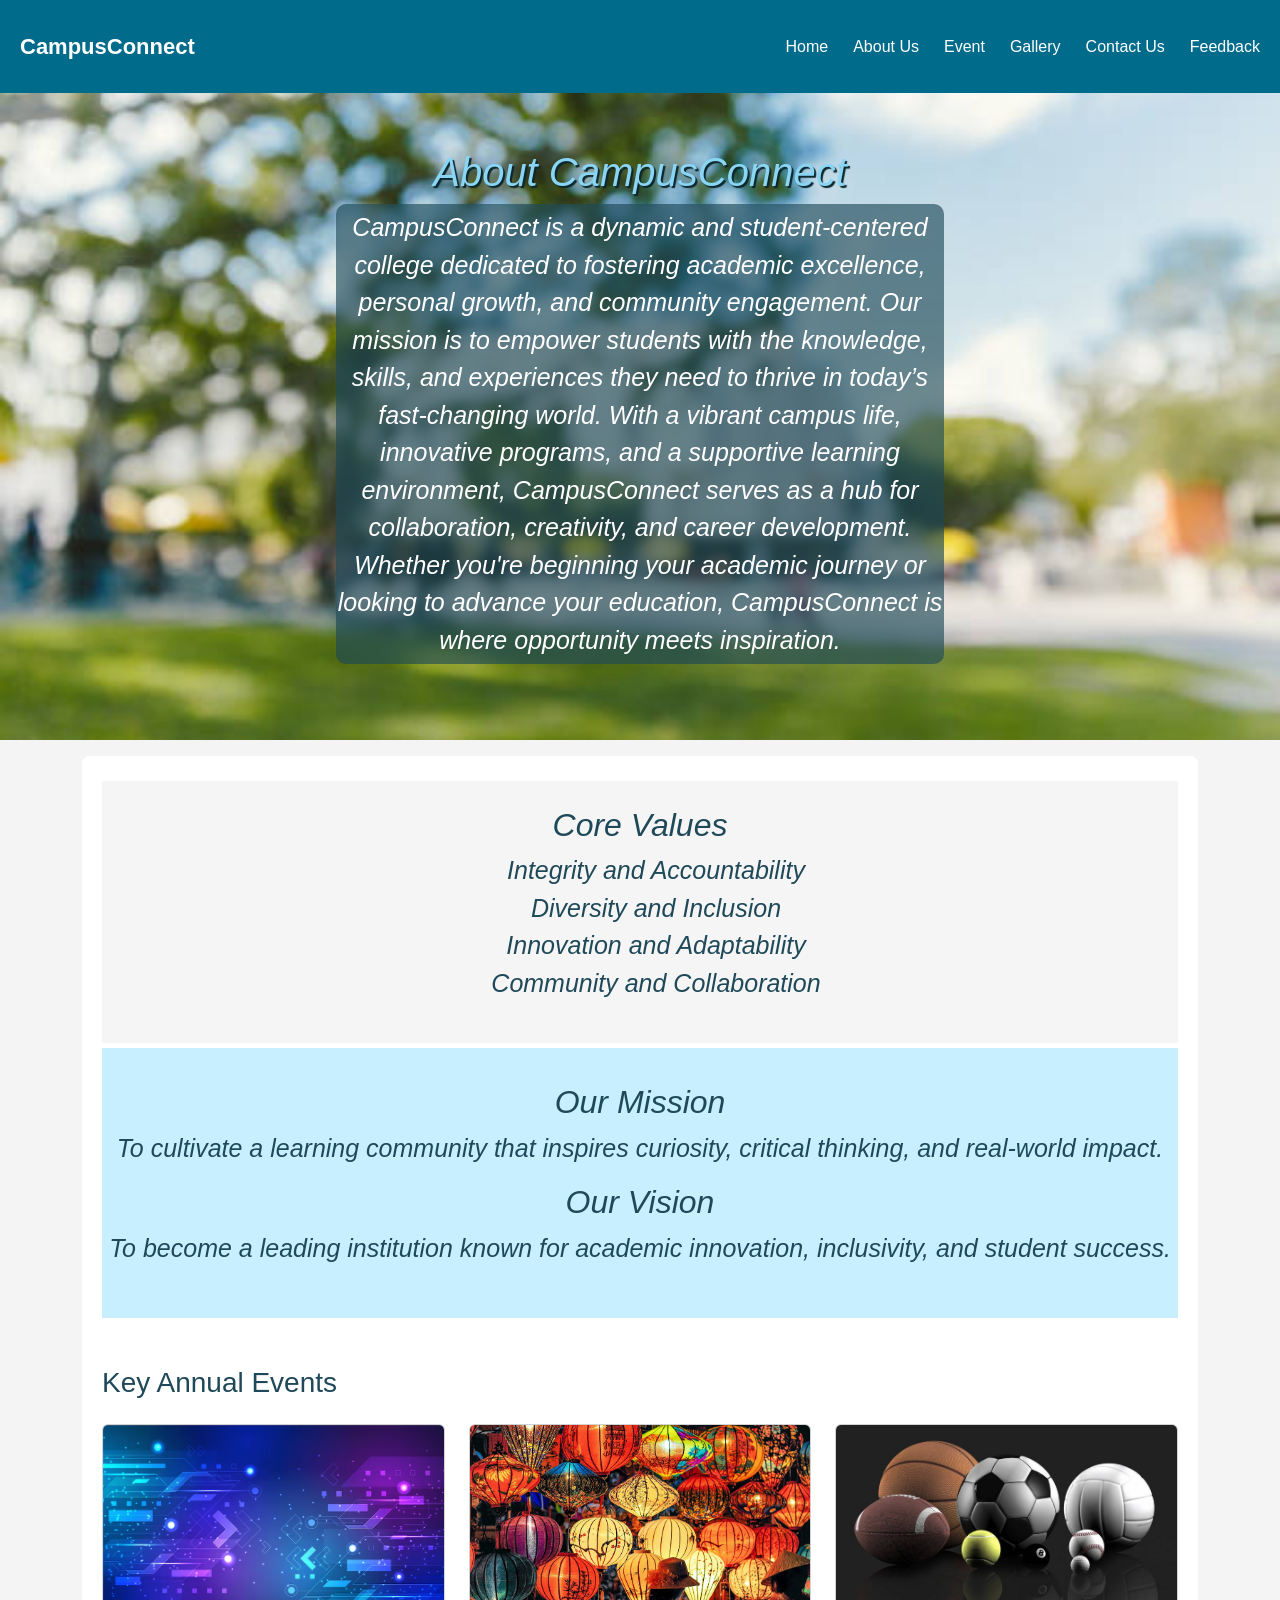
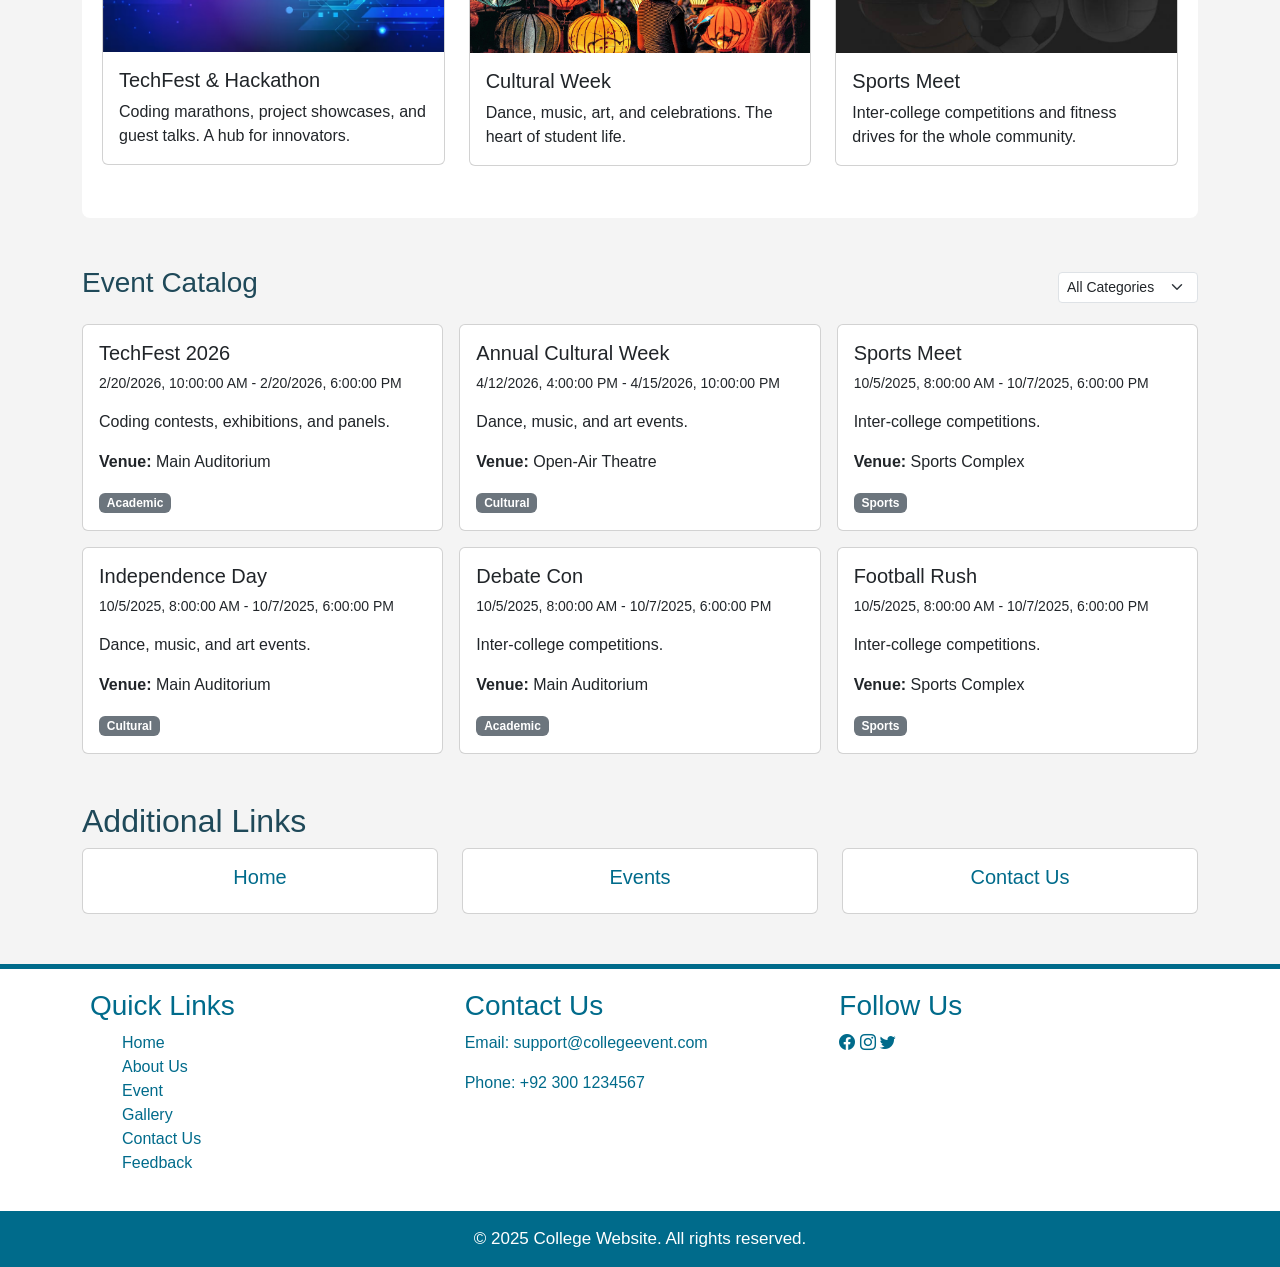
<file: About/about_events_page.html>
<!doctype html>
<html lang="en">
<head>
  <meta charset="utf-8">
  <meta name="viewport" content="width=device-width, initial-scale=1">
  <title>About</title>
  <link href="https://cdn.jsdelivr.net/npm/bootstrap@5.3.2/dist/css/bootstrap.min.css" rel="stylesheet">
  <script src="https://code.jquery.com/jquery-3.6.0.min.js"></script>
  <link href="https://cdn.jsdelivr.net/npm/bootstrap-icons@1.10.5/font/bootstrap-icons.css" rel="stylesheet">
  <link href="https://fonts.googleapis.com/icon?family=Material+Icons" rel="stylesheet">
  <style>
    * {
      margin: 0;
      padding: 0;
      box-sizing: border-box;
      font-family: Arial, sans-serif;
    }
    body {
      background: #f4f4f4;
      padding-top: 80px;
    }


   header {
      background: #006b8b;
      color: white;
      padding: 30px 20px;
      display: flex;
      justify-content: space-between;
      align-items: center;
      position: fixed;
      top: 0;
      left: 0;
      width: 100%;
      z-index: 1000;
    }
    header .logo {
      font-size: 22px;
      font-weight: bold;
    }
    nav {
      display: flex;
      gap: 25px;
    }
    nav a {
      color: white;
      text-decoration: none;
      font-size: 16px;
      transition:  0.3s;
    }
    nav a:hover {
      font-weight: bold;
      color: lightyellow;
      text-decoration: none;
    }
    
    .menu-btn {
      display: none;
      background: none;
      border: none;
      color: white;
      font-size: 28px;
      cursor: pointer;
    }
    /* Responsive */
    @media (max-width: 768px) {
      nav {
        display: none;
        flex-direction: column;
        background: #333;
        position: absolute;
        top: 60px;
        right: 0;
        width: 200px;
        padding: 10px;
      }
      nav.active {
        display: flex;
      }
      .menu-btn {
        display: block;
      }
    }
    main {
      margin-top: 80px;
      padding: 20px;
    }

    .myfooter{
    margin-top: 50px;
    border-top: 5px solid #006b8b;
    width: 100%;
    background-color: white;
    font-size: 16px;
}
.footer-section a{
    color: #006b8b;
    text-decoration: none;
}
.footer-section h3{
    color: #006b8b;
}
.footer-section ul{
    list-style: none;
    color: #006b8b;
}
.footer-section ul li a{
    color: #006b8b;
    text-decoration: none;
}
.footer-bottom{
    padding-top: 15px;
    display: flex;
    justify-content: center;
    background-color: #006b8b; 
    color: white;
    align-items: center;
    width: 100%;
    font-size: 17px;
    font-weight: 500;
    height: fit-content;
}
.footer-container{
    padding: 20px;
}


    .hero{
      background: #fff;
      padding: 20px;
      border-radius: 8px;
    }
    .event-card{
      transition: transform 0.5s;
      cursor: pointer;
    }
    .event-card:hover{
      transform: scale(1.03);
      background-color: #5c9cb6;
      color: whitesmoke;
    }
    .aboutheading{
      color: #89d5f3;
      text-shadow: 2px 2px 1px #0c272e;
      font-style: italic;
    }
    h1, h2, h3, h4, h5{
      color: #1F4959;
    }
    .aboutparagraph{
      background: #1f4959a4; 
  backdrop-filter: blur(4px);
  border-radius: 10px;
      color: white;
      padding-top: 5px;
      font-size: 25px;
      padding-bottom: 5px;
      font-weight: 480;
      font-style: italic;
    }
    .heading1{
      color: #1F4959;
      position: relative;
      width: fit-content;
    }
    .heading1:after {
  content: "";
  position: absolute;
  right: 50%;
  bottom: -7px;
  width: 0;
  height: 3px;
  background-color: #1F4959;
  transition: 0.2s;
}

.heading1:hover::after {
  right: 0;
  width: 100%;
}
.banner-image{
  background-image: url('banner.jpg');
  background-size: cover;
  background-position: center;
  padding: 60px 20px;
  color: white;
  text-align: center;
}
.corevalues{
  margin-top: 5px;
  margin-bottom: 5px;
  background-color: whitesmoke;
  padding-top: 25px;
  padding-bottom: 25px;
  display: block;
  font-style: italic;
  justify-content: center;
  text-align: center;
}
.missionandvision{
  margin-top: 5px;
  margin-bottom: 5px;
  background-color: #c8efff;
  padding-top: 35px;
  padding-bottom: 35px;
  display: block;
  justify-content: center;
  text-align: center;
  font-size: 25px;
  font-style: italic;
  color: #1F4959;
}
.corevalues ul li{
  list-style: none;
  font-size: 25px;
  font-style: italic;
  color: #1F4959;
}
@media (max-width:470px) {
  .aboutheading{
    font-size: 25px;
  }
  .heading1{
    font-size: 20px;
  }
  .aboutparagraph{
    font-size: 15px;
  }
  .corevalues ul li{
    font-size: 15px;
  }
  .missionandvision{
    font-size: 15px;
  }
  
}
.card-title a{
  text-decoration: none;
  color: #006b8b;

}

.card-title a :hover{
  color: white;
}
  </style>
</head>
<body>

<header>
    <div class="logo">CampusConnect</div>
    <button class="menu-btn"><span class="material-icons">menu</span></button>
    <nav id="menu">
      <a href="../homepage/home.html">Home</a>
      <a href="../About/about_events_page.html">About Us</a>
      <a href="../Event/event.html">Event</a>
      <a href="../gallerypge/gallery.html">Gallery</a>
      <a href="../contact/contact.html">Contact Us</a>
      <a href="../feedbackpge/feedback.html">Feedback</a>
    </nav>
  </header>

  <div class="banner-image">
    <div class="row text-center justify-content-center">
    <div class="col-md-6 text-center mt-2">
      <h1 class="aboutheading">About CampusConnect </h1>
      <p class="aboutparagraph">CampusConnect is a dynamic and student-centered college dedicated to fostering academic excellence, personal growth, and community engagement. Our mission is to empower students with the knowledge, skills, and experiences they need to thrive in today’s fast-changing world. With a vibrant campus life, innovative programs, and a supportive learning environment, CampusConnect serves as a hub for collaboration, creativity, and career development. Whether you're beginning your academic journey or looking to advance your education, CampusConnect is where opportunity meets inspiration.
      </p>
    </div>
    </div>
    </div>
<div class="container my-3">
  <section id="about" class="hero mb-5">
    
    <div class="corevalues">
      <h2>Core Values</h2>
      <ul>
        <li>Integrity and Accountability</li>
        <li>Diversity and Inclusion</li>
        <li>Innovation and Adaptability</li>
        <li>Community and Collaboration</li>
      </ul>
    </div>
    <div class="missionandvision">
      <h2>Our Mission</h2>
      <p>To cultivate a learning community that inspires curiosity, critical thinking, and real-world impact.</p>
      <h2>Our Vision</h2>
      <p>To become a leading institution known for academic innovation, inclusivity, and student success.</p>
    </div>
    <h3 class="mt-5 mb-4 text-center heading1">Key Annual Events</h3>
    <div class="row mt-4 mb-2" id="annual-events">
      <div class="col-md-4 mb-4">
        <div class="card event-card">
          <img src="tech.jpg" class="card-img-top" alt="TechFest">
          <div class="card-body">
            <h5 class="card-title">TechFest & Hackathon</h5>
            <p class="card-text">Coding marathons, project showcases, and guest talks. A hub for innovators.</p>
          </div>
        </div>
      </div>
      <div class="col-md-4 mb-4">
        <div class="card event-card">
          <img src="cultural.jpg" class="card-img-top" alt="Cultural Week">
          <div class="card-body">
            <h5 class="card-title">Cultural Week</h5>
            <p class="card-text">Dance, music, art, and celebrations. The heart of student life.</p>
          </div>
        </div>
      </div>
      <div class="col-md-4 mb-4">
        <div class="card event-card">
          <img src="sports.jpg" class="card-img-top" alt="Sports Meet">
          <div class="card-body">
            <h5 class="card-title">Sports Meet</h5>
            <p class="card-text">Inter-college competitions and fitness drives for the whole community.</p>
          </div>
        </div>
      </div>
    </div>
  </section>

  <section id="events">
    <div class="d-flex justify-content-between align-items-center mb-3">
      <h3 class="heading1">Event Catalog</h3>
      <div class="d-flex gap-2">
        <select id="filterCategory" class="form-select form-select-sm" style="width:140px">
          <option value="all">All Categories</option>
          <option value="Academic">Academic</option>
          <option value="Cultural">Cultural</option>
          <option value="Sports">Sports</option>
        </select>
      </div>
    </div>
    <div id="eventsGrid" class="row g-3"></div>
  </section>

  <div class="additionallinks mt-5 mb-2">
    <h2 class="heading1">Additional Links</h2>
    <div class="row">
      <div class="col-md-4">
        <div class="card event-card">
          <div class="card-body">
            <h5 class="card-title text-center"><a href="../homepage/home.html">Home</a></h5>
          </div>
        </div>
      </div>
      <div class="col-md-4">
        <div class="card event-card">
          <div class="card-body">
            <h5 class="card-title text-center"><a href="../Event/event.html">Events</a></h5>
          </div>
        </div>
      </div>
      <div class="col-md-4">
        <div class="card event-card">
          <div class="card-body">
            <h5 class="card-title text-center"><a href="../contact/contact.html">Contact Us</a</h5>
          </div>
        </div>
      </div>
    </div>
  </div>

</div>





<!-- footer  -->
<footer class="myfooter">
  <div class="container footer-container">
  <div class="row">
      <div class="col-sm-12 col-md-4 footer-section links">
          <h3>Quick Links</h3>
          <ul>
             <li><a href="../homepage/home.html">Home</a></li>
             <li><a href="../About/about_events_page.html">About Us</a></li>
             <li><a href="../Event/event.html">Event</a></li>
             <li><a href="../gallerypge/gallery.html">Gallery</a></li>
             <li><a href="../contact/contact.html">Contact Us</a></li>
             <li><a href="../feedbackpge/feedback.html">Feedback</a></li>
          </ul>
      </div>
      <div class="col-sm-12 col-md-4 footer-section contact">
          <h3>Contact Us</h3>
           <p><a href="mailto:support@northernwondersofpakistan">Email: support@collegeevent.com</a></p>
           <p><a href="tel:03001234567">Phone: +92 300 1234567</a></p>
      </div>
      <div class="col-sm-12 col-md-4 footer-section social">
          <h3>Follow Us</h3>
           <a href="#"><i class="bi bi-facebook"></i></a>
           <a href="#"><i class="bi bi-instagram"></i></a>
           <a href="#"><i class="bi bi-twitter"></i></a>
      </div>
  </div>
  </div>
    <div class="footer-bottom">
      <p>© 2025 College Website. All rights reserved.</p>
    </div>
</footer>


<script>
const eventsData = [
  {
    id: '1',
    name: 'TechFest 2026',
    start: '2026-02-20T10:00:00',
    end: '2026-02-20T18:00:00',
    venue: 'Main Auditorium',
    shortDescription: 'Coding contests, exhibitions, and panels.',
    category: 'Academic'
  },
  {
    id: '2',
    name: 'Annual Cultural Week',
    start: '2026-04-12T16:00:00',
    end: '2026-04-15T22:00:00',
    venue: 'Open-Air Theatre',
    shortDescription: 'Dance, music, and art events.',
    category: 'Cultural'
  },
  {
    id: '3',
    name: 'Sports Meet',
    start: '2025-10-05T08:00:00',
    end: '2025-10-07T18:00:00',
    venue: 'Sports Complex',
    shortDescription: 'Inter-college competitions.',
    category: 'Sports'
  },
  {
    id: '4',
    name: 'Independence Day',
    start: '2025-10-05T08:00:00',
    end: '2025-10-07T18:00:00',
    venue: 'Main Auditorium',
    shortDescription: 'Dance, music, and art events.',
    category: 'Cultural'
  },
  {
    id: '5',
    name: 'Debate Con',
    start: '2025-10-05T08:00:00',
    end: '2025-10-07T18:00:00',
    venue: 'Main Auditorium',
    shortDescription: 'Inter-college competitions.',
    category: 'Academic'
  },
  {
    id: '6',
    name: 'Football Rush',
    start: '2025-10-05T08:00:00',
    end: '2025-10-07T18:00:00',
    venue: 'Sports Complex',
    shortDescription: 'Inter-college competitions.',
    category: 'Sports'
  },
];
function renderEvents() {
  const filter = $('#filterCategory').val();
  const sort = $('#sortBy').val();
  let list = [...eventsData];

  if (filter !== 'all') list = list.filter(e => e.category === filter);

  $('#eventsGrid').html(list.map(e => `
    <div class="col-md-4">
      <div class="card event-card">
        <div class="card-body">
          <h5 class="card-title">${e.name}</h5>
          <p class="card-text small">${new Date(e.start).toLocaleString()} - ${new Date(e.end).toLocaleString()}</p>
          <p class="card-text">${e.shortDescription}</p>
          <p class="card-text"><strong>Venue:</strong> ${e.venue}</p>
          <span class="badge bg-secondary">${e.category}</span>
        </div>
      </div>
    </div>
  `).join(''));
}

$('#filterCategory, #sortBy').on('change', renderEvents);
$(document).ready(renderEvents);
</script>

<script src="https://cdn.jsdelivr.net/npm/bootstrap@5.3.2/dist/js/bootstrap.bundle.min.js"></script>
</body>
</html>
</file>
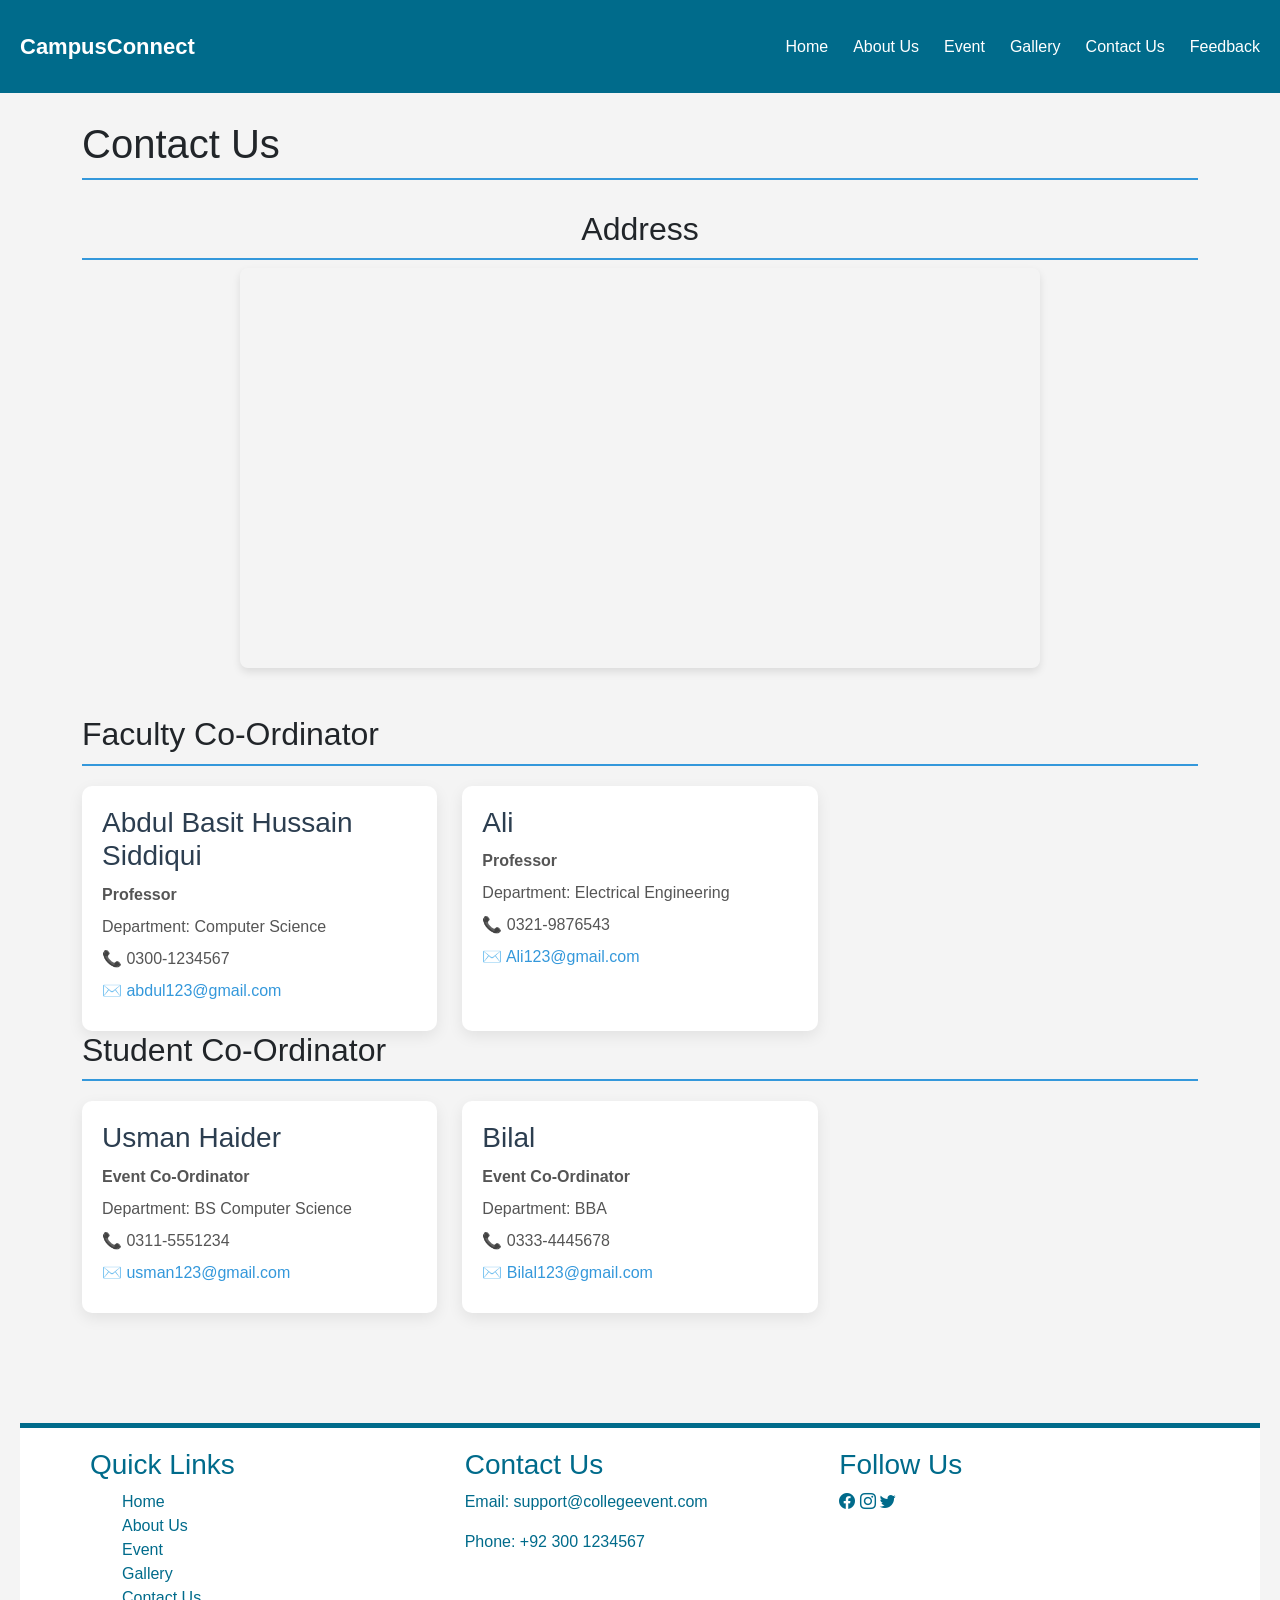
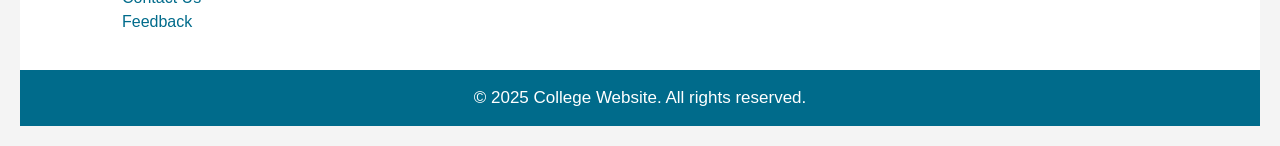
<file: contact/contact.html>
<!DOCTYPE html>
<html lang="ur">
<head>
    <meta charset="UTF-8">
    <meta name="viewport" content="width=device-width, initial-scale=1.0">
    <link rel="stylesheet" href="contact.css">
    <link href="https://fonts.googleapis.com/icon?family=Material+Icons" rel="stylesheet">
    <link rel="stylesheet" href="css/bootstrap.min.css">
    <link href="https://cdn.jsdelivr.net/npm/bootstrap-icons@1.10.5/font/bootstrap-icons.css" rel="stylesheet">
    <link rel="preconnect" href="https://fonts.googleapis.com">
    <link rel="preconnect" href="https://fonts.gstatic.com" crossorigin>
    <link href="https://fonts.googleapis.com/css2?family=Abril+Fatface&family=Bebas+Neue&family=Boldonse&family=Fira+Sans:ital,wght@0,100;0,200;0,300;0,400;0,500;0,600;0,700;0,800;0,900;1,100;1,200;1,300;1,400;1,500;1,600;1,700;1,800;1,900&family=Josefin+Sans:ital,wght@0,100..700;1,100..700&family=Lobster+Two:ital,wght@0,400;0,700;1,400;1,700&family=Merriweather:ital,wght@0,300;0,400;0,700;0,900;1,300;1,400;1,700;1,900&family=Montserrat:ital,wght@0,100..900;1,100..900&family=Onest:wght@100..900&family=Playwrite+AU+QLD:wght@100..400&display=swap" rel="stylesheet">
    <link href="https://cdn.jsdelivr.net/npm/bootstrap@5.3.2/dist/css/bootstrap.min.css" rel="stylesheet">
    <script src="https://code.jquery.com/jquery-3.6.0.min.js"></script>
    <title>Contact Us - University Events</title>
    <style>
        * {
      margin: 0;
      padding: 0;
      box-sizing: border-box;
      font-family: Arial, sans-serif;
    }
    body {
      background: #f4f4f4;
    }
    
    header {
      background: #006b8b;
      color: white;
      padding: 30px 20px;
      display: flex;
      justify-content: space-between;
      align-items: center;
      position: fixed;
      top: 0;
      left: 0;
      width: 100%;
      z-index: 1000;
    }
    header .logo {
      font-size: 22px;
      font-weight: bold;
    }
    nav {
      display: flex;
      gap: 25px;
    }
    nav a {
      color: white;
      text-decoration: none;
      font-size: 16px;
      transition:  0.3s;
    }
    nav a:hover {
      font-weight: bold;
      color: lightyellow;
      text-decoration: none;
    }
    
    .menu-btn {
      display: none;
      background: none;
      border: none;
      color: white;
      font-size: 28px;
      cursor: pointer;
    }
    /* Responsive */
    @media (max-width: 768px) {
      nav {
        display: none;
        flex-direction: column;
        background: #333;
        position: absolute;
        top: 60px;
        right: 0;
        width: 200px;
        padding: 10px;
      }
      nav.active {
        display: flex;
      }
      .menu-btn {
        display: block;
      }
    }
    main {
      margin-top: 80px;
      padding: 20px;
    }

    .myfooter{
    margin-top: 50px;
    border-top: 5px solid #006b8b;
    width: 100%;
    background-color: white;
    font-size: 16px;
}
.footer-section a{
    color: #006b8b;
    text-decoration: none;
}
.footer-section h3{
    color: #006b8b;
}
.footer-section ul{
    list-style: none;
    color: #006b8b;
}
.footer-section ul li a{
    color: #006b8b;
    text-decoration: none;
}
.footer-bottom{
    padding-top: 15px;
    display: flex;
    justify-content: center;
    background-color: #006b8b; 
    color: white;
    align-items: center;
    width: 100%;
    font-size: 17px;
    font-weight: 500;
    height: fit-content;
}
.footer-container{
    padding: 20px;
}
    </style>
</head>
<body>

  <header>
    <div class="logo">CampusConnect</div>
    <button class="menu-btn"><span class="material-icons">menu</span></button>
    <nav id="menu">
      <a href="../homepage/home.html">Home</a>
      <a href="../About/about_events_page.html">About Us</a>
      <a href="../Event/event.html">Event</a>
      <a href="../gallerypge/gallery.html">Gallery</a>
      <a href="../contact/contact.html">Contact Us</a>
      <a href="../feedbackpge/feedback.html">Feedback</a>
    </nav>
  </header>
    

    <div class="container">

        <div>
            <h1>Contact Us</h1>
        </div>
        
        <section class="map-container">
            <h2>Address</h2>
            <iframe
                src="https://www.google.com/maps/embed?pb=!1m18!1m12!1m3!1d3618.3893216657664!2d67.03021437599694!3d24.91652287788219!2m3!1f0!2f0!3f0!3m2!1i1024!2i768!4f13.1!3m3!1m2!1s0x3eb33f5e61147d3d%3A0x7a9997c331cedc0e!2sAptech%20Learning!5e0!3m2!1sen!2s!4v1726069457935!5m2!1sen!2s"
                allowfullscreen=""
                loading="lazy"
                referrerpolicy="no-referrer-when-downgrade">
            </iframe>
        </section>

        <section class="contacts-section">
            <h2>Faculty Co-Ordinator</h2>
            <div id="faculty-container" class="contacts-grid"></div>

            <h2>Student Co-Ordinator</h2>
            <div id="students-container" class="contacts-grid"></div>
        </section>
    </div>

    



<!-- footer  -->
<footer class="myfooter">
  <div class="container footer-container">
  <div class="row">
      <div class="col-sm-12 col-md-4 footer-section links">
          <h3>Quick Links</h3>
          <ul>
             <li><a href="../homepage/home.html">Home</a></li>
             <li><a href="../About/about_events_page.html">About Us</a></li>
             <li><a href="../Event/event.html">Event</a></li>
             <li><a href="../gallerypge/gallery.html">Gallery</a></li>
             <li><a href="../contact/contact.html">Contact Us</a></li>
             <li><a href="../feedbackpge/feedback.html">Feedback</a></li>
          </ul>
      </div>
      <div class="col-sm-12 col-md-4 footer-section contact">
          <h3>Contact Us</h3>
           <p><a href="mailto:support@northernwondersofpakistan">Email: support@collegeevent.com</a></p>
           <p><a href="tel:03001234567">Phone: +92 300 1234567</a></p>
      </div>
      <div class="col-sm-12 col-md-4 footer-section social">
          <h3>Follow Us</h3>
           <a href="#"><i class="bi bi-facebook"></i></a>
           <a href="#"><i class="bi bi-instagram"></i></a>
           <a href="#"><i class="bi bi-twitter"></i></a>
      </div>
  </div>
  </div>
    <div class="footer-bottom">
      <p>© 2025 College Website. All rights reserved.</p>
    </div>
</footer>

  
  
    <script>
      const menuBtn = document.querySelector(".menu-btn");
      const menu = document.getElementById("menu");
  
      menuBtn.addEventListener("click", () => {
        menu.classList.toggle("active");
      });
    </script>

    <script>
        const contactsData = {
            "faculty": [
                {
                    "id": 1,
                    "name": "Abdul Basit Hussain Siddiqui",
                    "designation": "Professor",
                    "department": "Computer Science",
                    "phone": "0300-1234567",
                    "email": "abdul123@gmail.com"
                },
                {
                    "id": 2,
                    "name": "Ali",
                    "designation": "Professor",
                    "department": "Electrical Engineering",
                    "phone": "0321-9876543",
                    "email": "Ali123@gmail.com"
                }
            ],
            "students": [
                {
                    "id": 101,
                    "name": "Usman Haider",
                    "designation": "Event Co-Ordinator",
                    "department": "BS Computer Science",
                    "phone": "0311-5551234",
                    "email": "usman123@gmail.com"
                },
                {
                    "id": 102,
                    "name": "Bilal",
                    "designation": "Event Co-Ordinator",
                    "department": "BBA",
                    "phone": "0333-4445678",
                    "email": "Bilal123@gmail.com"
                }
            ]
        };

        function renderContacts() {
            const facultyContainer = document.getElementById('faculty-container');
            const studentsContainer = document.getElementById('students-container');

            facultyContainer.innerHTML = contactsData.faculty.map(person => `
                <div class="contact-card">
                    <h3>${person.name}</h3>
                    <p><strong>${person.designation}</strong></p>
                    <p>Department: ${person.department}</p>
                    <p>📞 ${person.phone}</p>
                    <p>✉️ <a href="mailto:${person.email}">${person.email}</a></p>
                </div>
            `).join('');

            studentsContainer.innerHTML = contactsData.students.map(person => `
                <div class="contact-card">
                    <h3>${person.name}</h3>
                    <p><strong>${person.designation}</strong></p>
                    <p>Department: ${person.department}</p>
                    <p>📞 ${person.phone}</p>
                    <p>✉️ <a href="mailto:${person.email}">${person.email}</a></p>
                </div>
            `).join('');
        }

        document.addEventListener('DOMContentLoaded', renderContacts);
    </script>
</body>
</html>
</file>
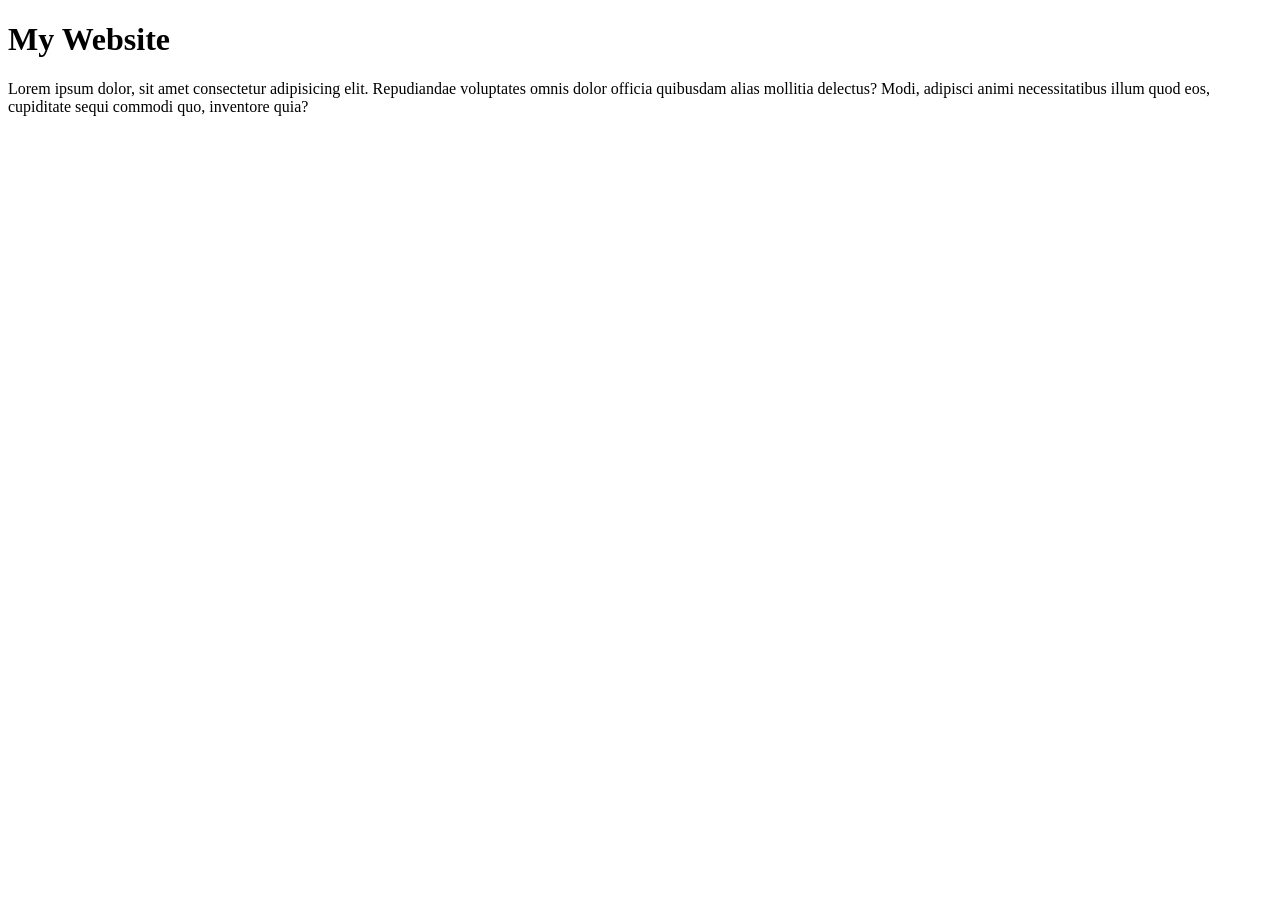
<file: contact/header.html>
<!DOCTYPE html>
<html lang="en">
<head>
  <meta charset="UTF-8">
  <meta name="viewport" content="width=device-width, initial-scale=1.0">
  <title>Responsive Navbar</title>
  <!-- Google Icons -->

  <style>
    
  </style>
</head>
<body>

  
  <main>
    <h1>My Website</h1>
    <p>Lorem ipsum dolor, sit amet consectetur adipisicing elit. Repudiandae voluptates omnis dolor officia quibusdam alias mollitia delectus? Modi, adipisci animi necessitatibus illum quod eos, cupiditate sequi commodi quo, inventore quia?</p>
  </main>




</body>
</html>
</file>
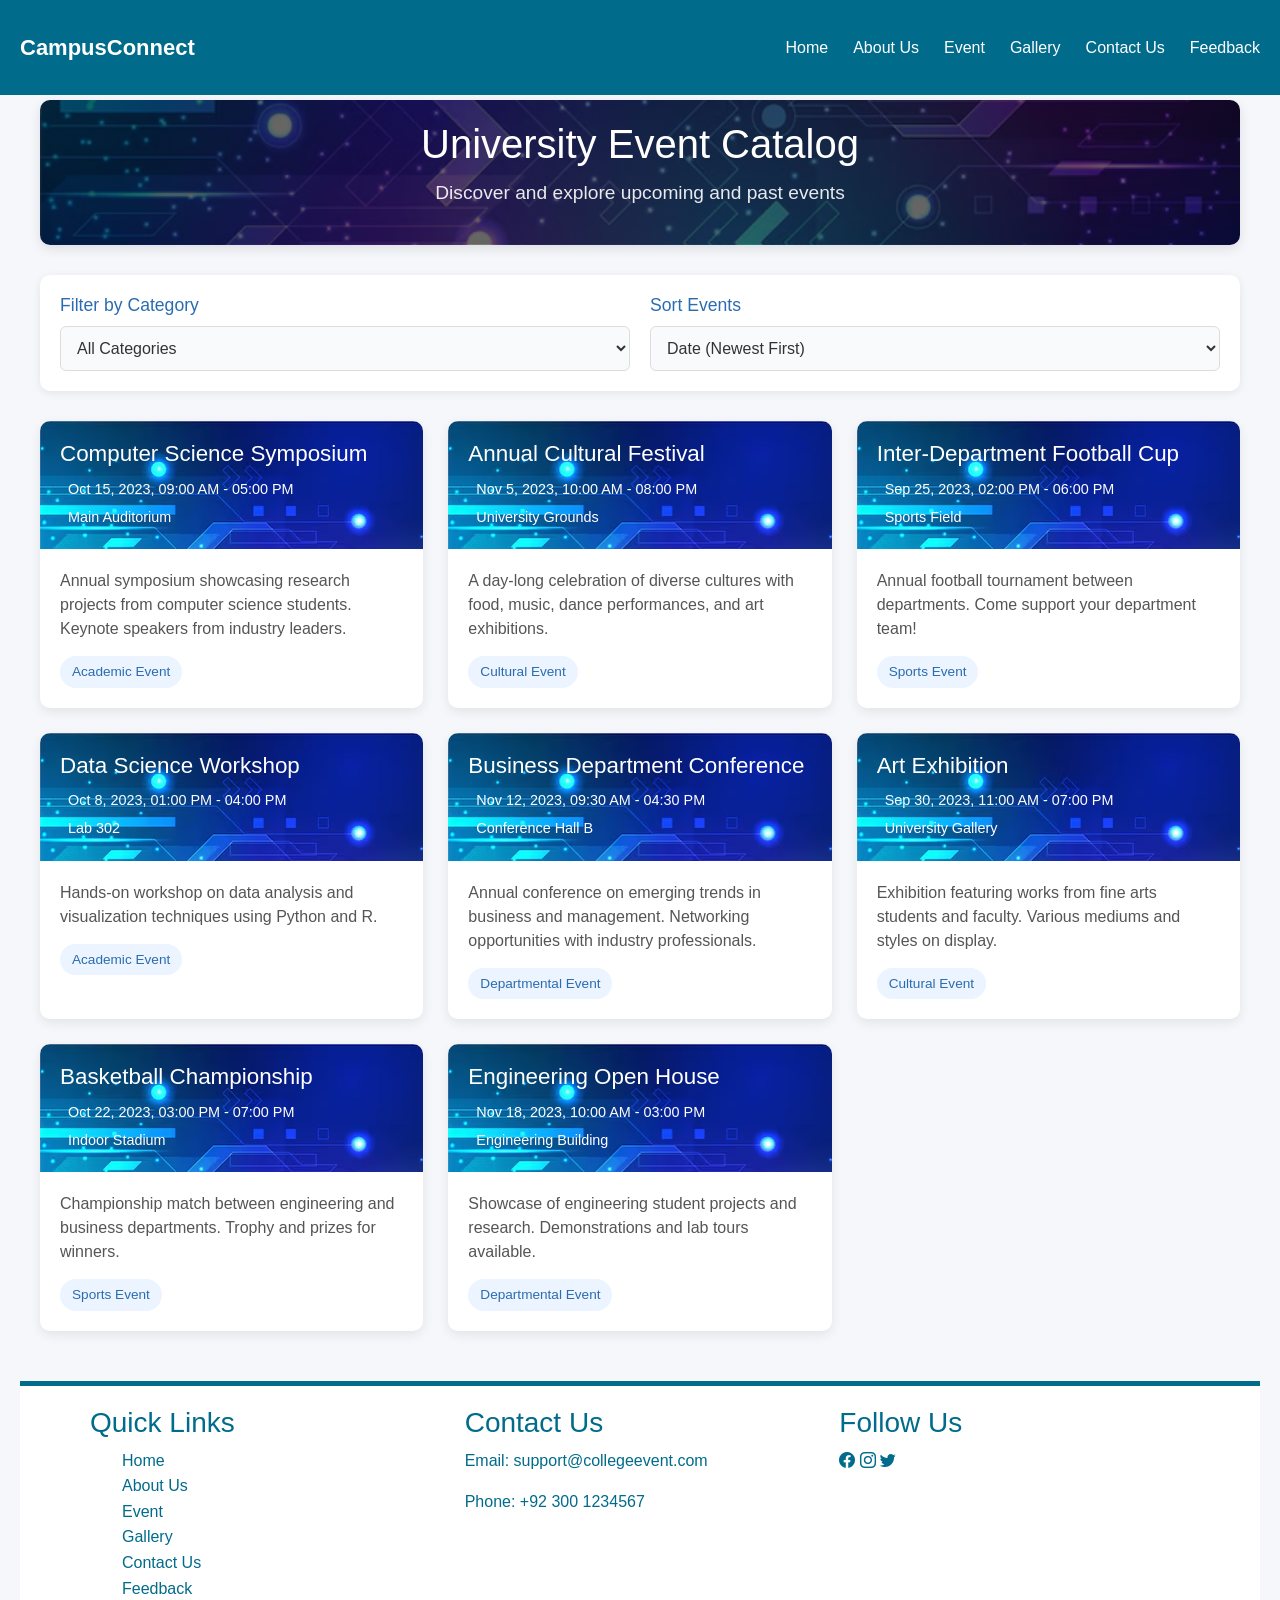
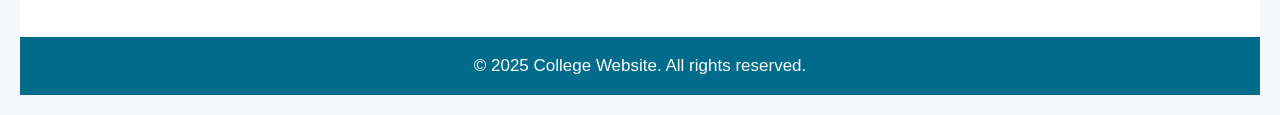
<file: Event/event.html>
<!DOCTYPE html>
<html lang="en">
<head>
    <meta charset="UTF-8">
    <meta name="viewport" content="width=device-width, initial-scale=1.0">
    <title>University Event Catalog</title>
    <link href="https://cdn.jsdelivr.net/npm/bootstrap@5.3.2/dist/css/bootstrap.min.css" rel="stylesheet">
    <script src="https://code.jquery.com/jquery-3.6.0.min.js"></script>
    <link href="https://cdn.jsdelivr.net/npm/bootstrap-icons@1.10.5/font/bootstrap-icons.css" rel="stylesheet">
    <link href="https://fonts.googleapis.com/icon?family=Material+Icons" rel="stylesheet">
    <style>
        * {
            margin: 0;
            padding: 0;
            box-sizing: border-box;
            font-family: 'Segoe UI', Tahoma, Geneva, Verdana, sans-serif;
        }
        
        body {
            background-color: #f5f7fa;
            color: #333;
            line-height: 1.6;
            padding: 20px;
            padding-top: 100px;
            display: flex;
            flex-direction: column;
            min-height: 100vh;
        }
        
        .main-container {
            max-width: 1200px;
            margin: 0 auto;
            width: 100%;
            flex: 1;
        }

        header {
            background: #006b8b;
            color: white;
            padding: 30px 20px;
            display: flex;
            justify-content: space-between;
            align-items: center;
            position: fixed;
            top: 0;
            left: 0;
            width: 100%;
            z-index: 1000;
        }
        
        header .logo {
            font-size: 22px;
            font-weight: bold;
        }
        
        nav {
            display: flex;
            gap: 25px;
        }
        
        nav a {
            color: white;
            text-decoration: none;
            font-size: 16px;
            transition:  0.3s;
        }
        
        nav a:hover {
            font-weight: bold;
            color: lightyellow;
            text-decoration: none;
        }
        
        .menu-btn {
            display: none;
            background: none;
            border: none;
            color: white;
            font-size: 28px;
            cursor: pointer;
        }
        
        /* Responsive */
        @media (max-width: 768px) {
            nav {
                display: none;
                flex-direction: column;
                background: #333;
                position: absolute;
                top: 60px;
                right: 0;
                width: 200px;
                padding: 10px;
            }
            
            nav.active {
                display: flex;
            }
            
            .menu-btn {
                display: block;
            }
        }
        
        main {
            margin-top: 80px;
            padding: 20px;
        }

        .header1 {
            text-align: center;
            margin-bottom: 30px;
            padding: 20px;
            background-image: linear-gradient(rgba(0, 0, 0, 0.6), rgba(0, 0, 0, 0.6)), url(tech.jpg);
            background-size: cover;
            background-position: center;
            color: white;
            border-radius: 10px;
            box-shadow: 0 4px 12px rgba(0, 0, 0, 0.1);
        }
        
        h1 {
            font-size: 2.5rem;
            margin-bottom: 10px;
        }
        
        .subtitle {
            font-size: 1.2rem;
            opacity: 0.9;
        }
        
        .controls {
            display: flex;
            flex-wrap: wrap;
            gap: 20px;
            margin-bottom: 30px;
            padding: 20px;
            background: white;
            border-radius: 10px;
            box-shadow: 0 2px 8px rgba(0, 0, 0, 0.08);
        }
        
        .filter-group, .sort-group {
            flex: 1;
            min-width: 250px;
        }
        
        .filter-group h3, .sort-group h3 {
            margin-bottom: 10px;
            color: #2b6cb0;
            font-size: 1.1rem;
        }
        
        select {
            width: 100%;
            padding: 12px;
            border: 1px solid #ddd;
            border-radius: 6px;
            background-color: #f8fafc;
            font-size: 1rem;
            color: #333;
            cursor: pointer;
            transition: all 0.3s;
        }
        
        select:hover {
            border-color: #2b6cb0;
            box-shadow: 0 0 0 3px rgba(43, 108, 176, 0.2);
        }
        
        .events-container {
            display: grid;
            grid-template-columns: repeat(auto-fill, minmax(300px, 1fr));
            gap: 25px;
        }
        
        .event-card {
            background: white;
            border-radius: 10px;
            overflow: hidden;
            box-shadow: 0 4px 12px rgba(0, 0, 0, 0.08);
            transition: transform 0.3s, box-shadow 0.3s;
        }
        
        .event-card:hover {
            transform: translateY(-5px);
            box-shadow: 0 8px 20px rgba(0, 0, 0, 0.15);
        }
        
        .event-header {
            padding: 20px;
            background: linear-gradient(135deg, #006b8b, #4299e1);
            background-image: url(tech.jpg);
            color: white;
        }
        
        .event-name {
            font-size: 1.4rem;
            margin-bottom: 10px;
        }
        
        .event-date {
            display: flex;
            align-items: center;
            gap: 8px;
            font-size: 0.9rem;
            margin-bottom: 5px;
        }
        
        .event-venue {
            display: flex;
            align-items: center;
            gap: 8px;
            font-size: 0.9rem;
        }
        
        .event-body {
            padding: 20px;
        }
        
        .event-description {
            color: #555;
            margin-bottom: 15px;
            line-height: 1.5;
        }
        
        .event-category {
            display: inline-block;
            padding: 5px 12px;
            background-color: #ebf4ff;
            color: #2b6cb0;
            border-radius: 20px;
            font-size: 0.85rem;
            font-weight: 500;
        }
        
        .no-events {
            grid-column: 1 / -1;
            text-align: center;
            padding: 40px;
            background: white;
            border-radius: 10px;
            box-shadow: 0 4px 12px rgba(0, 0, 0, 0.08);
        }
        
        .no-events i {
            font-size: 3rem;
            color: #cbd5e0;
            margin-bottom: 15px;
        }
        
        .no-events p {
            color: #718096;
            font-size: 1.2rem;
        }
        
        /* Footer Styles */
        .myfooter {
            margin-top: 50px;
            border-top: 5px solid #006b8b;
            width: 100%;
            background-color: white;
            font-size: 16px;
        }
        
        .footer-section a {
            color: #006b8b;
            text-decoration: none;
        }
        
        .footer-section h3 {
            color: #006b8b;
        }
        
        .footer-section ul {
            list-style: none;
            color: #006b8b;
        }
        
        .footer-section ul li a {
            color: #006b8b;
            text-decoration: none;
        }
        
        .footer-bottom {
            padding-top: 15px;
            display: flex;
            justify-content: center;
            background-color: #006b8b; 
            color: white;
            align-items: center;
            width: 100%;
            font-size: 17px;
            font-weight: 500;
            height: fit-content;
        }
        
        .footer-container {
            padding: 20px;
        }
        
        @media (max-width: 768px) {
            .events-container {
                grid-template-columns: 1fr;
            }
            
            .controls {
                flex-direction: column;
            }
        }
    </style>
</head>
<body>
<header>
    <div class="logo">CampusConnect</div>
    <button class="menu-btn"><span class="material-icons">menu</span></button>
    <nav id="menu">
      <a href="../homepage/home.html">Home</a>
      <a href="../About/about_events_page.html">About Us</a>
      <a href="../Event/event.html">Event</a>
      <a href="../gallerypge/gallery.html">Gallery</a>
      <a href="../contact/contact.html">Contact Us</a>
      <a href="../feedbackpge/feedback.html">Feedback</a>
    </nav>
  </header>

  <div class="main-container">
    <div class="header1">
        <h1>University Event Catalog</h1>
        <p class="subtitle">Discover and explore upcoming and past events</p>
    </div>
    
    <div class="controls">
        <div class="filter-group">
            <h3>Filter by Category</h3>
            <select id="category-filter">
                <option value="all">All Categories</option>
                <option value="academic">Academic Events</option>
                <option value="cultural">Cultural Events</option>
                <option value="sports">Sports Events</option>
                <option value="departmental">Departmental Events</option>
            </select>
        </div>
        
        <div class="sort-group">
            <h3>Sort Events</h3>
            <select id="sort-by">
                <option value="date-desc">Date (Newest First)</option>
                <option value="date-asc">Date (Oldest First)</option>
                <option value="name-asc">Name (A-Z)</option>
                <option value="name-desc">Name (Z-A)</option>
                <option value="category">Category</option>
            </select>
        </div>
    </div>
    
    <div class="events-container" id="events-container">
      
    </div>
  </div>
    
  



<!-- footer  -->
<footer class="myfooter">
  <div class="container footer-container">
  <div class="row">
      <div class="col-sm-12 col-md-4 footer-section links">
          <h3>Quick Links</h3>
          <ul>
             <li><a href="../homepage/home.html">Home</a></li>
             <li><a href="../About/about_events_page.html">About Us</a></li>
             <li><a href="../Event/event.html">Event</a></li>
             <li><a href="../gallerypge/gallery.html">Gallery</a></li>
             <li><a href="../contact/contact.html">Contact Us</a></li>
             <li><a href="../feedbackpge/feedback.html">Feedback</a></li>
          </ul>
      </div>
      <div class="col-sm-12 col-md-4 footer-section contact">
          <h3>Contact Us</h3>
           <p><a href="mailto:support@northernwondersofpakistan">Email: support@collegeevent.com</a></p>
           <p><a href="tel:03001234567">Phone: +92 300 1234567</a></p>
      </div>
      <div class="col-sm-12 col-md-4 footer-section social">
          <h3>Follow Us</h3>
           <a href="#"><i class="bi bi-facebook"></i></a>
           <a href="#"><i class="bi bi-instagram"></i></a>
           <a href="#"><i class="bi bi-twitter"></i></a>
      </div>
  </div>
  </div>
    <div class="footer-bottom">
      <p>© 2025 College Website. All rights reserved.</p>
    </div>
</footer>

  <script>
      const eventsData = {
          "events": [
              {
                  "id": 1,
                  "name": "Computer Science Symposium",
                  "date": "2023-10-15",
                  "time": "09:00 AM - 05:00 PM",
                  "venue": "Main Auditorium",
                  "description": "Annual symposium showcasing research projects from computer science students. Keynote speakers from industry leaders.",
                  "category": "academic"
              },
              {
                  "id": 2,
                  "name": "Annual Cultural Festival",
                  "date": "2023-11-05",
                  "time": "10:00 AM - 08:00 PM",
                  "venue": "University Grounds",
                  "description": "A day-long celebration of diverse cultures with food, music, dance performances, and art exhibitions.",
                  "category": "cultural"
              },
              {
                  "id": 3,
                  "name": "Inter-Department Football Cup",
                  "date": "2023-09-25",
                  "time": "02:00 PM - 06:00 PM",
                  "venue": "Sports Field",
                  "description": "Annual football tournament between departments. Come support your department team!",
                  "category": "sports"
              },
              {
                  "id": 4,
                  "name": "Data Science Workshop",
                  "date": "2023-10-08",
                  "time": "01:00 PM - 04:00 PM",
                  "venue": "Lab 302",
                  "description": "Hands-on workshop on data analysis and visualization techniques using Python and R.",
                  "category": "academic"
              },
              {
                  "id": 5,
                  "name": "Business Department Conference",
                  "date": "2023-11-12",
                  "time": "09:30 AM - 04:30 PM",
                  "venue": "Conference Hall B",
                  "description": "Annual conference on emerging trends in business and management. Networking opportunities with industry professionals.",
                  "category": "departmental"
              },
              {
                  "id": 6,
                  "name": "Art Exhibition",
                  "date": "2023-09-30",
                  "time": "11:00 AM - 07:00 PM",
                  "venue": "University Gallery",
                  "description": "Exhibition featuring works from fine arts students and faculty. Various mediums and styles on display.",
                  "category": "cultural"
              },
              {
                  "id": 7,
                  "name": "Basketball Championship",
                  "date": "2023-10-22",
                  "time": "03:00 PM - 07:00 PM",
                  "venue": "Indoor Stadium",
                  "description": "Championship match between engineering and business departments. Trophy and prizes for winners.",
                  "category": "sports"
              },
              {
                  "id": 8,
                  "name": "Engineering Open House",
                  "date": "2023-11-18",
                  "time": "10:00 AM - 03:00 PM",
                  "venue": "Engineering Building",
                  "description": "Showcase of engineering student projects and research. Demonstrations and lab tours available.",
                  "category": "departmental"
              }
          ]
      };

      function formatDate(dateString) {
          const options = { day: 'numeric', month: 'short', year: 'numeric' };
          return new Date(dateString).toLocaleDateString('en-US', options);
      }

      function displayEvents(events) {
          const eventsContainer = document.getElementById('events-container');
          
          if (events.length === 0) {
              eventsContainer.innerHTML = `
                  <div class="no-events">
                      <i class="fas fa-calendar-times"></i>
                      <p>No events found matching your criteria</p>
                  </div>
              `;
              return;
          }
          
          eventsContainer.innerHTML = events.map(event => `
              <div class="event-card">
                  <div class="event-header">
                      <h2 class="event-name">${event.name}</h2>
                      <div class="event-date">
                          <i class="far fa-calendar-alt"></i>
                          ${formatDate(event.date)}, ${event.time}
                      </div>
                      <div class="event-venue">
                          <i class="fas fa-map-marker-alt"></i>
                          ${event.venue}
                      </div>
                  </div>
                  <div class="event-body">
                      <p class="event-description">${event.description}</p>
                      <span class="event-category">${getCategoryName(event.category)}</span>
                  </div>
              </div>
          `).join('');
      }

      function getCategoryName(category) {
          const categories = {
              'academic': 'Academic Event',
              'cultural': 'Cultural Event',
              'sports': 'Sports Event',
              'departmental': 'Departmental Event'
          };
          return categories[category] || category;
      }

      function filterEvents() {
          const categoryFilter = document.getElementById('category-filter').value;
          const sortBy = document.getElementById('sort-by').value;
          
          let filteredEvents = eventsData.events;
          
          if (categoryFilter !== 'all') {
              filteredEvents = filteredEvents.filter(event => event.category === categoryFilter);
          }
          
          sortEvents(filteredEvents, sortBy);
          displayEvents(filteredEvents);
      }

      function sortEvents(events, criteria) {
          switch(criteria) {
              case 'date-desc':
                  events.sort((a, b) => new Date(b.date) - new Date(a.date));
                  break;
              case 'date-asc':
                  events.sort((a, b) => new Date(a.date) - new Date(b.date));
                  break;
              case 'name-asc':
                  events.sort((a, b) => a.name.localeCompare(b.name));
                  break;
              case 'name-desc':
                  events.sort((a, b) => b.name.localeCompare(a.name));
                  break;
              case 'category':
                  events.sort((a, b) => a.category.localeCompare(b.category));
                  break;
          }
      }

      function init() {
          displayEvents(eventsData.events);
          
          document.getElementById('category-filter').addEventListener('change', filterEvents);
          document.getElementById('sort-by').addEventListener('change', filterEvents);
          
          // Mobile menu toggle
          document.querySelector('.menu-btn').addEventListener('click', function() {
              document.getElementById('menu').classList.toggle('active');
          });
      }

      document.addEventListener('DOMContentLoaded', init);
  </script>
</body>
</html>
</file>
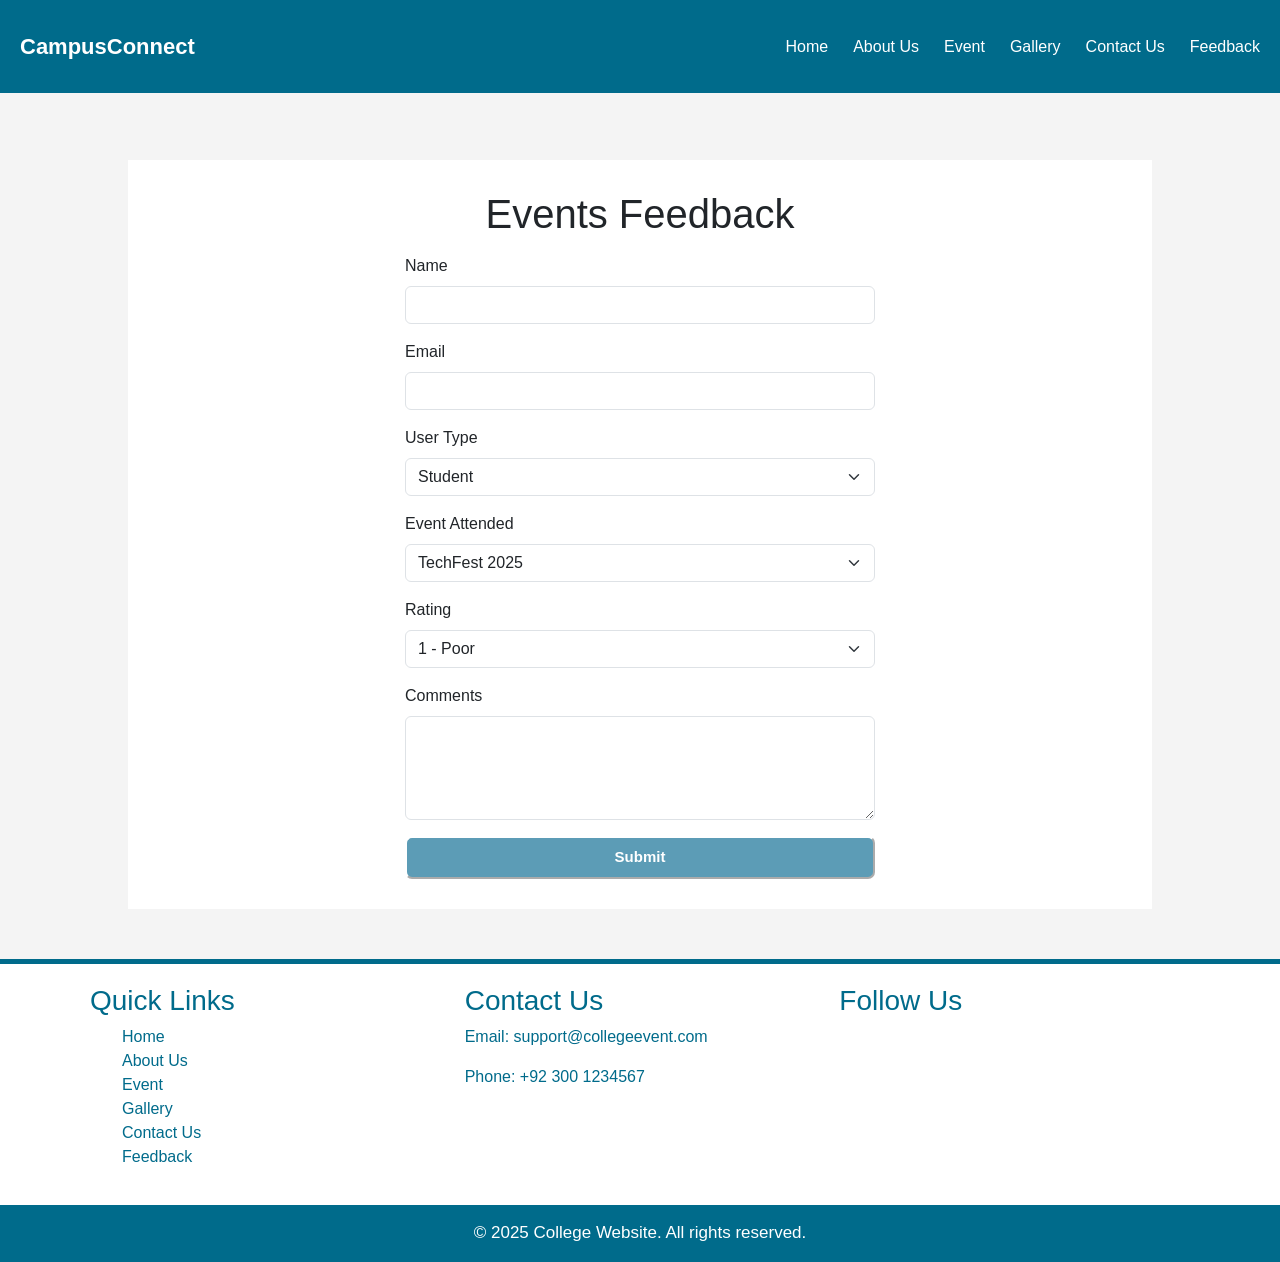
<file: feedbackpge/feedback.html>
<!DOCTYPE html>
<html lang="en">
<head>
  <meta charset="UTF-8">
  <meta name="viewport" content="width=device-width, initial-scale=1.0">
  <title>Feedback</title>
  <link href="https://cdn.jsdelivr.net/npm/bootstrap@5.3.3/dist/css/bootstrap.min.css" rel="stylesheet">
  <style>
    body { background: white; }
  
   .bg{
    background-color: rgb(255, 255, 255);
    width: 80%;
    margin-top: 80px;
    padding: 30px;
   }
   .btnsubmit{
border-color: rgb(255, 255, 255);
   background-color: #5c9cb6;
font-weight: bold;
   color: rgb(255, 255, 255);
   border-radius: 7px;
   padding: 8px;
   font-size: 15px;
   text-align: center;
   }


    * {
      margin: 0;
      padding: 0;
      box-sizing: border-box;
      font-family: Arial, sans-serif;
    }
    body {
      background: #f4f4f4;
      padding-top: 80px;
    }


   header {
      background: #006b8b;
      color: white;
      padding: 30px 20px;
      display: flex;
      justify-content: space-between;
      align-items: center;
      position: fixed;
      top: 0;
      left: 0;
      width: 100%;
      z-index: 1000;
    }
    header .logo {
      font-size: 22px;
      font-weight: bold;
    }
    nav {
      display: flex;
      gap: 25px;
    }
    nav a {
      color: white;
      text-decoration: none;
      font-size: 16px;
      transition:  0.3s;
    }
    nav a:hover {
      font-weight: bold;
      color: lightyellow;
      text-decoration: none;
    }
    
    .menu-btn {
      display: none;
      background: none;
      border: none;
      color: white;
      font-size: 28px;
      cursor: pointer;
    }
    /* Responsive */
    @media (max-width: 768px) {
      nav {
        display: none;
        flex-direction: column;
        background: #333;
        position: absolute;
        top: 60px;
        right: 0;
        width: 200px;
        padding: 10px;
      }
      nav.active {
        display: flex;
      }
      .menu-btn {
        display: block;
      }
    }
    main {
      margin-top: 80px;
      padding: 20px;
    }

    .myfooter{
    margin-top: 50px;
    border-top: 5px solid #006b8b;
    width: 100%;
    background-color: white;
    font-size: 16px;
}
.footer-section a{
    color: #006b8b;
    text-decoration: none;
}
.footer-section h3{
    color: #006b8b;
}
.footer-section ul{
    list-style: none;
    color: #006b8b;
}
.footer-section ul li a{
    color: #006b8b;
    text-decoration: none;
}
.footer-bottom{
    padding-top: 15px;
    display: flex;
    justify-content: center;
    background-color: #006b8b; 
    color: white;
    align-items: center;
    width: 100%;
    font-size: 17px;
    font-weight: 500;
    height: fit-content;
}
.footer-container{
    padding: 20px;
}

  </style>
</head>
<body>

<!-- Header -->


<!DOCTYPE html>
<html lang="en">
<head>
  <meta charset="UTF-8">
  <title>Simple Navbar</title>
</head>
<body>

  
 

<header>
    <div class="logo">CampusConnect</div>
    <button class="menu-btn"><span class="material-icons">menu</span></button>
    <nav id="menu">
      <a href="../homepage/home.html">Home</a>
      <a href="../About/about_events_page.html">About Us</a>
      <a href="../Event/event.html">Event</a>
      <a href="../gallerypge/gallery.html">Gallery</a>
      <a href="../contact/contact.html">Contact Us</a>
      <a href="../feedbackpge/feedback.html">Feedback</a>
    </nav>
  </header>

<!-- headerclose -->


<!--Formm -->
<div class="container bg">
  <h1 class="text-center mb-3">Events Feedback</h1>
  <div class="row justify-content-center">
    <div class="col-md-6">
      <form id="feedbackForm" class="">
        <div class="mb-3">
          <label class="form-label">Name</label>
          <input type="text" class="form-control" required>
        </div>
        <div class="mb-3">
          <label class="form-label">Email</label>
          <input type="email" class="form-control" required>
        </div>
        <div class="mb-3">
          <label class="form-label">User Type</label>
          <select class="form-select">
            <option>Student</option>
            <option>Faculty</option>
            <option>Visitor</option>
          </select>
        </div>
        <div class="mb-3">
          <label class="form-label">Event Attended</label>
          <select class="form-select">
            <option>TechFest 2025</option>
            <option>Cultural Week</option>
            <option>Sports Meet</option>
          </select>
        </div>
        <div class="mb-3">
          <label class="form-label">Rating</label>
          <select class="form-select">
            <option>1 - Poor</option>
            <option>2</option>
            <option>3 - Average</option>
            <option>4</option>
            <option>5 - Excellent</option>
          </select>
        </div>
        <div class="mb-3">
          <label class="form-label">Comments</label>
          <textarea class="form-control pt-5" ></textarea>
        </div>
        <button type="submit" class="btnsubmit w-100">Submit</button>
      </form>
    </div>
  </div>
</div>

<!-- Footer -->






<!-- footer  -->
<footer class="myfooter">
  <div class="container footer-container">
  <div class="row">
      <div class="col-sm-12 col-md-4 footer-section links">
          <h3>Quick Links</h3>
          <ul>
             <li><a href="../homepage/home.html">Home</a></li>
             <li><a href="../About/about_events_page.html">About Us</a></li>
             <li><a href="../Event/event.html">Event</a></li>
             <li><a href="../gallerypge/gallery.html">Gallery</a></li>
             <li><a href="../contact/contact.html">Contact Us</a></li>
             <li><a href="../feedbackpge/feedback.html">Feedback</a></li>
          </ul>
      </div>
      <div class="col-sm-12 col-md-4 footer-section contact">
          <h3>Contact Us</h3>
           <p><a href="mailto:support@northernwondersofpakistan">Email: support@collegeevent.com</a></p>
           <p><a href="tel:03001234567">Phone: +92 300 1234567</a></p>
      </div>
      <div class="col-sm-12 col-md-4 footer-section social">
          <h3>Follow Us</h3>
           <a href="#"><i class="bi bi-facebook"></i></a>
           <a href="#"><i class="bi bi-instagram"></i></a>
           <a href="#"><i class="bi bi-twitter"></i></a>
      </div>
  </div>
  </div>
    <div class="footer-bottom">
      <p>© 2025 College Website. All rights reserved.</p>
    </div>
</footer>

<script>
  document.getElementById("feedbackForm").addEventListener("submit", function(e){
    e.preventDefault();
    alert("Thank you for your feedback!");
  });
</script>

</body>
</html>
</file>
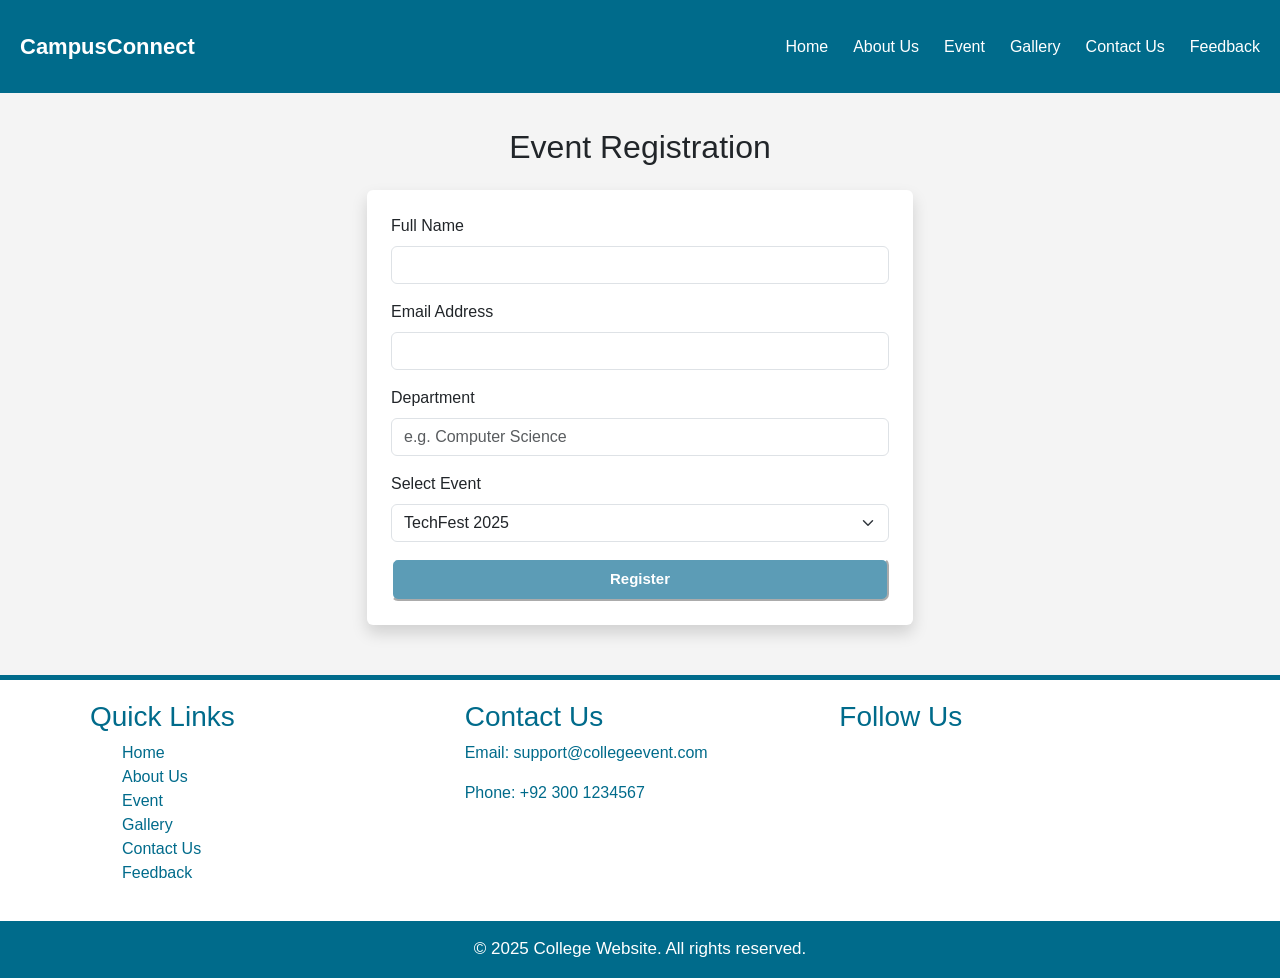
<file: feedbackpge/rigister.html>
<!DOCTYPE html>
<html lang="en">
<head>
  <meta charset="UTF-8">
  <meta name="viewport" content="width=device-width, initial-scale=1.0">
  <title>CampusConnect | Registration</title>
  <link href="https://cdn.jsdelivr.net/npm/bootstrap@5.3.3/dist/css/bootstrap.min.css" rel="stylesheet">
 <style>
  
    * {
      margin: 0;
      padding: 0;
      box-sizing: border-box;
      font-family: Arial, sans-serif;
    }
    body {
      background: #f4f4f4;
      padding-top: 80px;
    }

 .btnsubmit{
border-color: rgb(255, 255, 255);
   background-color: #5c9cb6;
font-weight: bold;
   color: rgb(255, 255, 255);
   border-radius: 7px;
   padding: 8px;
   font-size: 15px;
   text-align: center;
   }

   header {
      background: #006b8b;
      color: white;
      padding: 30px 20px;
      display: flex;
      justify-content: space-between;
      align-items: center;
      position: fixed;
      top: 0;
      left: 0;
      width: 100%;
      z-index: 1000;
    }
    header .logo {
      font-size: 22px;
      font-weight: bold;
    }
    nav {
      display: flex;
      gap: 25px;
    }
    nav a {
      color: white;
      text-decoration: none;
      font-size: 16px;
      transition:  0.3s;
    }
    nav a:hover {
      font-weight: bold;
      color: lightyellow;
      text-decoration: none;
    }
    
    .menu-btn {
      display: none;
      background: none;
      border: none;
      color: white;
      font-size: 28px;
      cursor: pointer;
    }
    /* Responsive */
    @media (max-width: 768px) {
      nav {
        display: none;
        flex-direction: column;
        background: #333;
        position: absolute;
        top: 60px;
        right: 0;
        width: 200px;
        padding: 10px;
      }
      nav.active {
        display: flex;
      }
      .menu-btn {
        display: block;
      }
    }
    main {
      margin-top: 80px;
      padding: 20px;
    }

    .myfooter{
    margin-top: 50px;
    border-top: 5px solid #006b8b;
    width: 100%;
    background-color: white;
    font-size: 16px;
}
.footer-section a{
    color: #006b8b;
    text-decoration: none;
}
.footer-section h3{
    color: #006b8b;
}
.footer-section ul{
    list-style: none;
    color: #006b8b;
}
.footer-section ul li a{
    color: #006b8b;
    text-decoration: none;
}
.footer-bottom{
    padding-top: 15px;
    display: flex;
    justify-content: center;
    background-color: #006b8b; 
    color: white;
    align-items: center;
    width: 100%;
    font-size: 17px;
    font-weight: 500;
    height: fit-content;
}
.footer-container{
    padding: 20px;
}
 </style>
</head>
<body>

<header>
    <div class="logo">CampusConnect</div>
    <button class="menu-btn"><span class="material-icons">menu</span></button>
    <nav id="menu">
      <a href="home.html">Home</a>
      <a href="../About/about_events_page.html">About Us</a>
      <a href="../Event/event.html">Event</a>
      <a href="../gallerypge/gallery.html">Gallery</a>
      <a href="../contact/contact.html">Contact Us</a>
      <a href="../feedbackpge/feedback.html">Feedback</a>
    </nav>
  </header>



<!-- Registration Form -->
<div class="container my-5">
  <h2 class="text-center mb-4">Event Registration</h2>
  <div class="row justify-content-center">
    <div class="col-md-6">
      <form id="regForm" class="p-4 bg-white shadow rounded">
        <div class="mb-3">
          <label class="form-label">Full Name</label>
          <input type="text" class="form-control" required>
        </div>
        <div class="mb-3">
          <label class="form-label">Email Address</label>
          <input type="email" class="form-control" required>
        </div>
        <div class="mb-3">
          <label class="form-label">Department</label>
          <input type="text" class="form-control" placeholder="e.g. Computer Science">
        </div>
        <div class="mb-3">
          <label class="form-label">Select Event</label>
          <select class="form-select">
            <option>TechFest 2025</option>
            <option>Cultural Week</option>
            <option>Sports Meet</option>
          </select>
        </div>
        <button type="submit" class="btnsubmit w-100">Register</button>
      </form>
    </div>
  </div>
</div>





<!-- footer  -->
<footer class="myfooter">
  <div class="container footer-container">
  <div class="row">
      <div class="col-sm-12 col-md-4 footer-section links">
          <h3>Quick Links</h3>
          <ul>
             <li><a href="home.html">Home</a></li>
             <li><a href="../About/about_events_page.html">About Us</a></li>
             <li><a href="../Event/event.html">Event</a></li>
             <li><a href="../gallerypge/gallery.html">Gallery</a></li>
             <li><a href="../contact/contact.html">Contact Us</a></li>
             <li><a href="../feedbackpge/feedback.html">Feedback</a></li>
          </ul>
      </div>
      <div class="col-sm-12 col-md-4 footer-section contact">
          <h3>Contact Us</h3>
           <p><a href="mailto:support@northernwondersofpakistan">Email: support@collegeevent.com</a></p>
           <p><a href="tel:03001234567">Phone: +92 300 1234567</a></p>
      </div>
      <div class="col-sm-12 col-md-4 footer-section social">
          <h3>Follow Us</h3>
           <a href="#"><i class="bi bi-facebook"></i></a>
           <a href="#"><i class="bi bi-instagram"></i></a>
           <a href="#"><i class="bi bi-twitter"></i></a>
      </div>
  </div>
  </div>
    <div class="footer-bottom">
      <p>© 2025 College Website. All rights reserved.</p>
    </div>
</footer>

<script>
  document.getElementById("regForm").addEventListener("submit", function(e){
    e.preventDefault();
    alert("Thank you for registering!");
  });
</script>

</body>
</html>
</file>
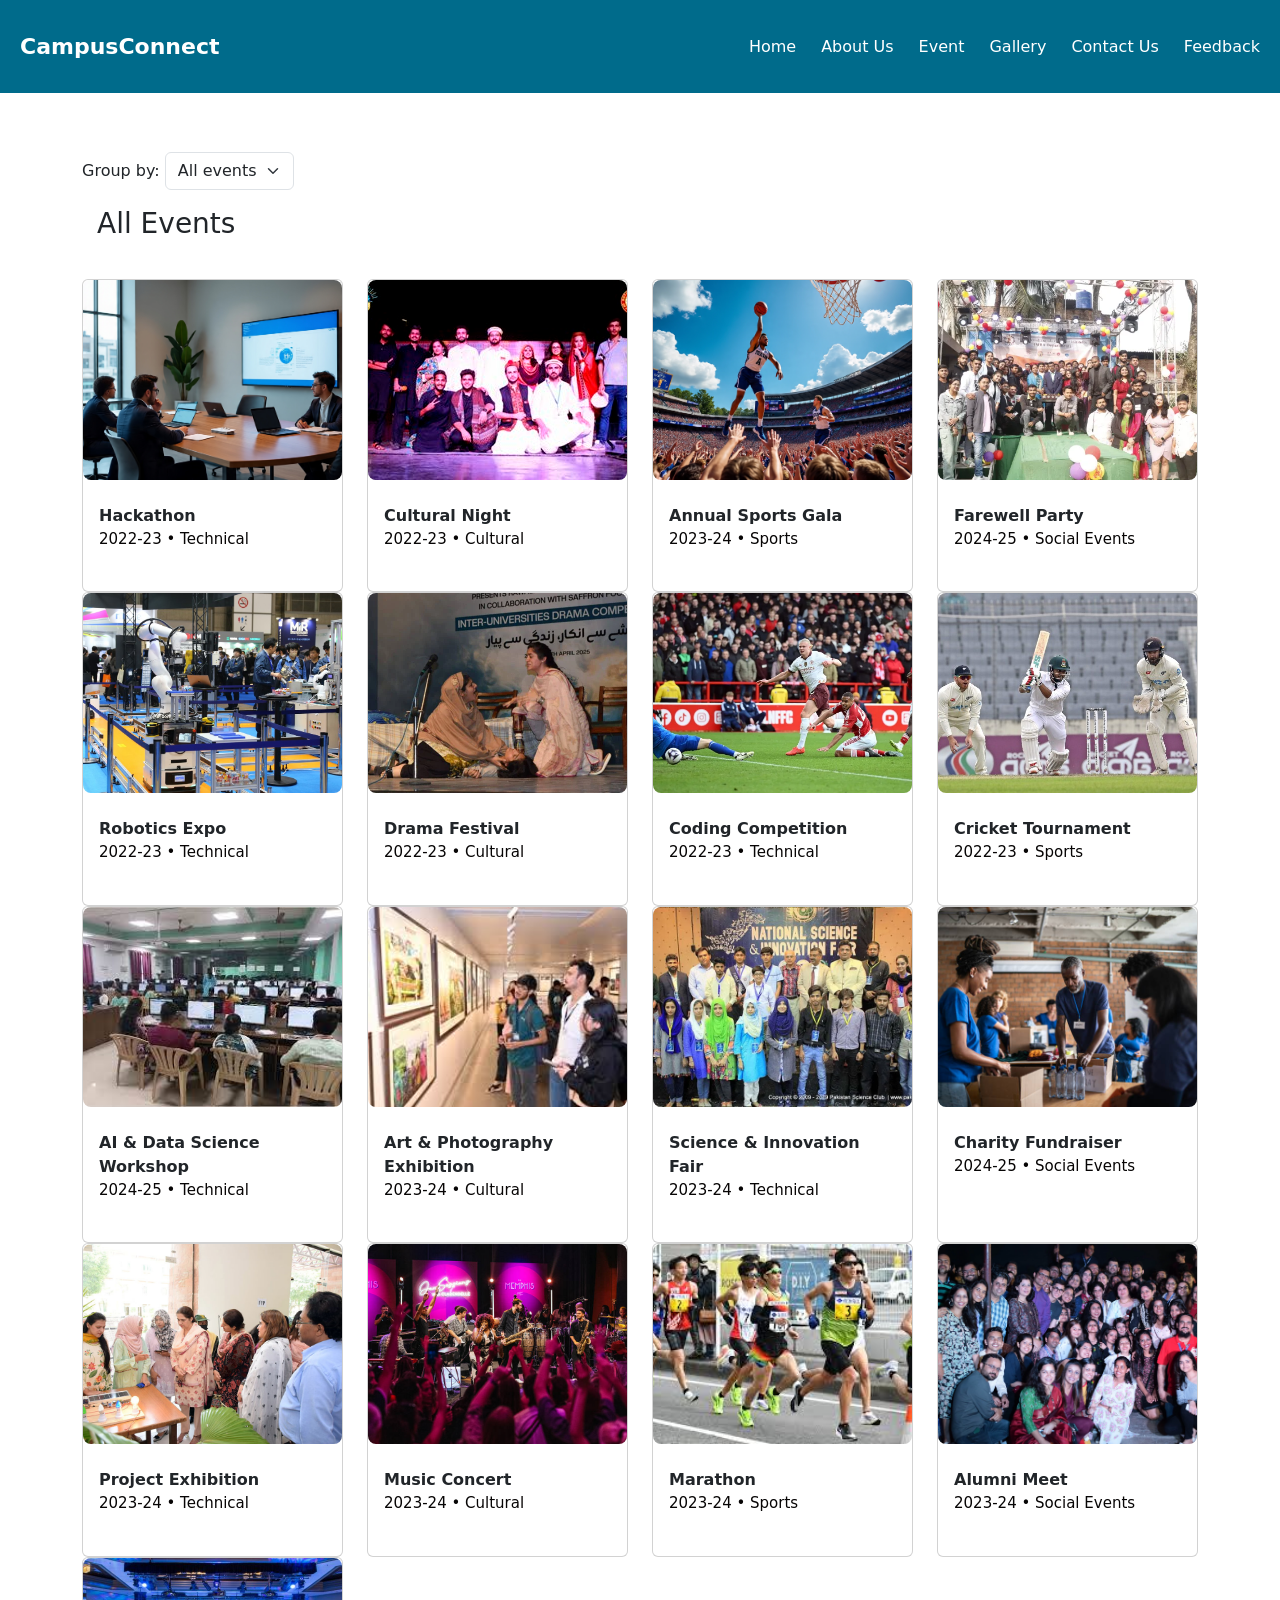
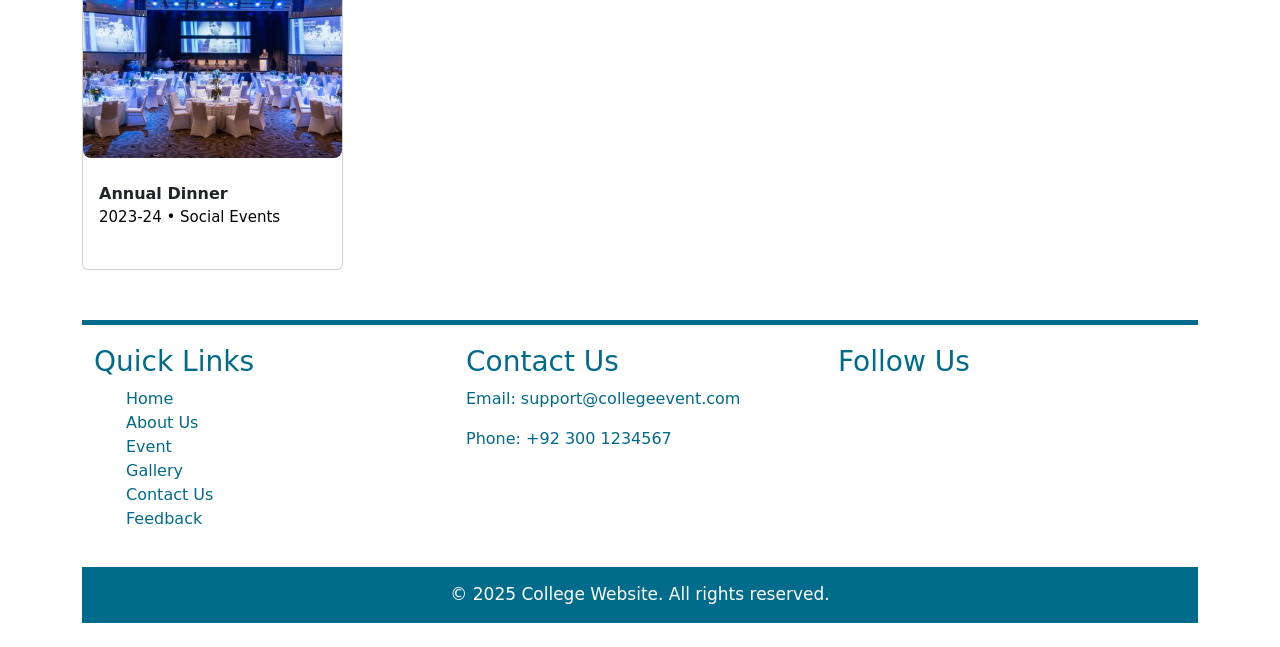
<file: gallerypge/gallery.html>
<!DOCTYPE html>
<html lang="en">
<head>
  <meta charset="UTF-8">
  <meta name="viewport" content="width=device-width, initial-scale=1.0">
  <title>Events Gallery (Bootstrap)</title>
  <link rel="stylesheet" href="gallery.css">
  <link href="https://cdn.jsdelivr.net/npm/bootstrap@5.3.2/dist/css/bootstrap.min.css" rel="stylesheet">
  
</head>


<header>
    <div class="logo">CampusConnect</div>
    <button class="menu-btn"><span class="material-icons">menu</span></button>
    <nav id="menu">
      <a href="../homepage/home.html">Home</a>
      <a href="../About/about_events_page.html">About Us</a>
      <a href="../Event/event.html">Event</a>
      <a href="../gallerypge/gallery.html">Gallery</a>
      <a href="../contact/contact.html">Contact Us</a>
      <a href="../feedbackpge/feedback.html">Feedback</a>
    </nav>
  </header>
<body class="container py-4">

  <h1 class="mb-4 text-center">Events Gallery</h1>

  <div class="mb-3 hel">
    <label for="groupBy" class="form-label">Group by:</label>
    <select id="groupBy" class="form-select w-auto d-inline-block">
      <option value="all">All events</option>
      <option value="year">Year</option>
      <option value="category">Category</option>
    </select>
  </div>

  <div id="gallery" class="row"></div>




  



<!-- footer  -->
<footer class="myfooter">
  <div class="container footer-container">
  <div class="row">
      <div class="col-sm-12 col-md-4 footer-section links">
          <h3>Quick Links</h3>
          <ul>
             <li><a href="../homepage/home.html">Home</a></li>
             <li><a href="../About/about_events_page.html">About Us</a></li>
             <li><a href="../Event/event.html">Event</a></li>
             <li><a href="../gallerypge/gallery.html">Gallery</a></li>
             <li><a href="../contact/contact.html">Contact Us</a></li>
             <li><a href="../feedbackpge/feedback.html">Feedback</a></li>
          </ul>
      </div>
      <div class="col-sm-12 col-md-4 footer-section contact">
          <h3>Contact Us</h3>
           <p><a href="mailto:support@northernwondersofpakistan">Email: support@collegeevent.com</a></p>
           <p><a href="tel:03001234567">Phone: +92 300 1234567</a></p>
      </div>
      <div class="col-sm-12 col-md-4 footer-section social">
          <h3>Follow Us</h3>
           <a href="#"><i class="bi bi-facebook"></i></a>
           <a href="#"><i class="bi bi-instagram"></i></a>
           <a href="#"><i class="bi bi-twitter"></i></a>
      </div>
  </div>
  </div>
    <div class="footer-bottom">
      <p>© 2025 College Website. All rights reserved.</p>
    </div>
</footer>
  <script>
   const data = [
      { 
        "eventName": "Hackathon",
         "year": "2022-23", 
         "category": "Technical",
          "image": "images/img2.jpeg"
         },
      { 
        "eventName": "Cultural Night",
       "year": "2022-23", 
       "category": "Cultural", 
       "image": "images/img11.jpg" 
      },
      { 
        "eventName": "Annual Sports Gala",
         "year": "2023-24",
          "category": "Sports", 
          "image": "images/image12.jpeg" 
        },
      { 
        "eventName": "Farewell Party", 
        "year": "2024-25",
         "category": "Social Events", 
         "image": "images/img13.webp"
         },
      {
         "eventName": "Robotics Expo",
          "year": "2022-23",
           "category": "Technical",
            "image": "images/img14.jpg"
           },
      {
         "eventName": "Drama Festival", 
         "year": "2022-23",
          "category": "Cultural", 
          "image": "images/img15.webp" 
        },
      { 
        "eventName": "Coding Competition",
         "year": "2022-23",
          "category": "Technical", 
          "image": "images/img16.webp"
         },
      {
         "eventName": "Cricket Tournament", 
      "year": "2022-23",
       "category": "Sports", 
       "image": "images/img20.jfif" 
      },
      {
         "eventName": "AI & Data Science Workshop",
          "year": "2024-25", 
          "category": "Technical",
           "image": "images/img18.jfif"
           },
      { 
        "eventName": "Art & Photography Exhibition", 
        "year": "2023-24", 
        "category": "Cultural", 
        "image": "images/img19.jfif" },
      {
         "eventName": "Science & Innovation Fair", 
         "year": "2023-24", 
         "category": "Technical", 
         "image": "images/img25.webp" 
        },
      {
         "eventName": "Charity Fundraiser",
          "year": "2024-25",
           "category": "Social Events", 
           "image": "images/img21.jpg"
           },
      { 
        "eventName": "Project Exhibition", 
        "year": "2023-24",
         "category": "Technical",
          "image": "images/img26.jpg" 
        },
      { 
        "eventName": "Music Concert",
         "year": "2023-24",
         
         "category": "Cultural", 
         "image": "images/img27.jpg" 
        },
      {
         "eventName": "Marathon", 
         
         "year": "2023-24", 
         "category": "Sports",
          "image": "images/img28.jfif"
         },
      { 
        "eventName": "Alumni Meet",
         "year": "2023-24",
          "category": "Social Events",
           "image": "images/img29.webp" 
          },
      {
         "eventName": "Annual Dinner",
          "year": "2023-24",
           "category": "Social Events",
            "image": "images/img30.jpg" 
          
          }
    ];


    const groupBySelect = document.getElementById("groupBy");
    const galleryDiv = document.getElementById("gallery");

    function renderGallery() {
      const groupBy = groupBySelect.value;
      galleryDiv.innerHTML = "";

      if (groupBy === "all") {
        createHeading("All Events");
        data.forEach(item => createCard(item));
        return;
      }

      const groups = {};
      data.forEach(item => {
        const key = item[groupBy];
        if (!groups[key]) groups[key] = [];
        groups[key].push(item);
      });

      for (let key in groups) {
        createHeading(key);
        groups[key].forEach(item => createCard(item));
      }
    }

    function createHeading(text) {
      const col = document.createElement("div");
      col.className = "col-12 headingblock";
      col.innerHTML = `<h3>${text}</h3>`;
      galleryDiv.appendChild(col);
    }

    function createCard(item) {
      const col = document.createElement("div");
      col.className = "col-12 col-sm-6 col-md-4 col-lg-3";

      col.innerHTML = `
        <div class="gallerycard card h-100">
          <img src="${item.image}" alt="${item.eventName}">
          <div class="card-body">
            <div class="title">${item.eventName}</div>
            <div class="meta">${item.year} • ${item.category}</div>
          </div>
        </div>
      `;
      galleryDiv.appendChild(col);
    }

    groupBySelect.addEventListener("change", renderGallery);
    groupBySelect.value = "all";
    renderGallery();
  </script>

</body>
</html>
</file>
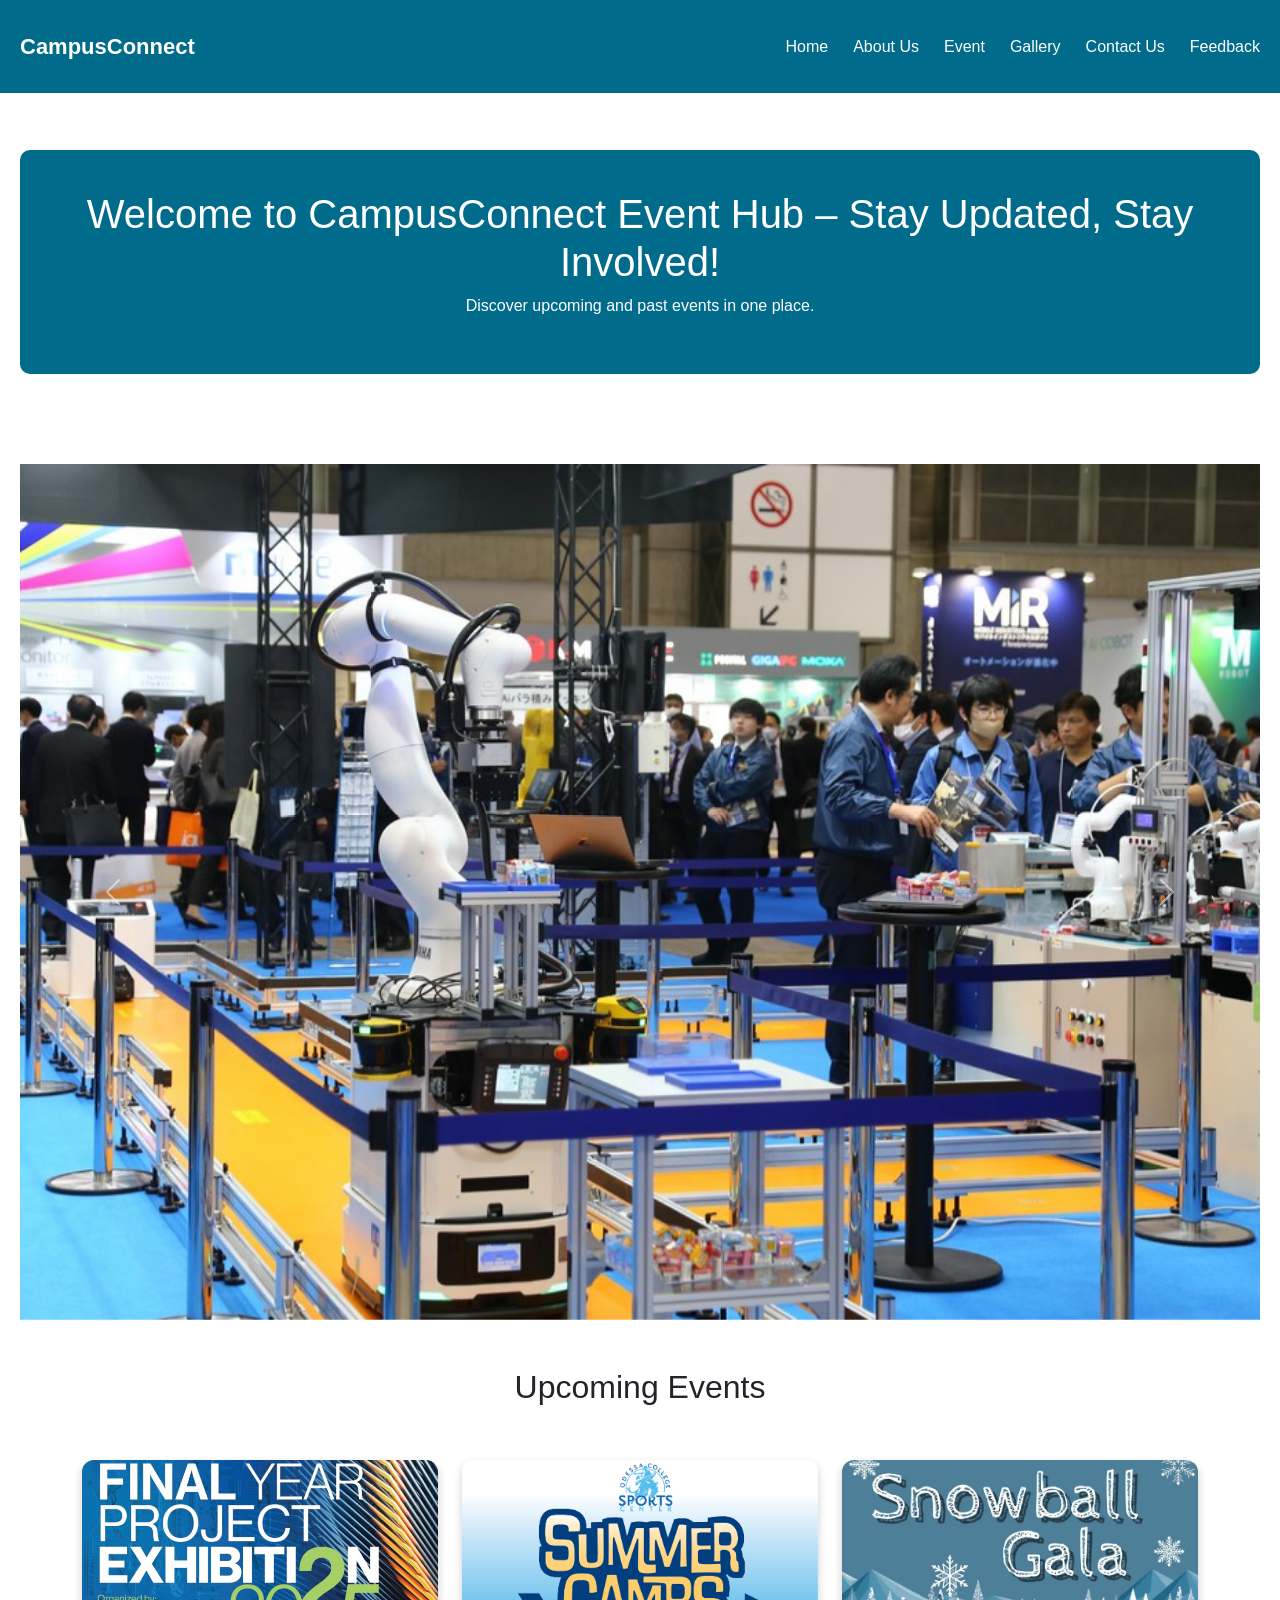
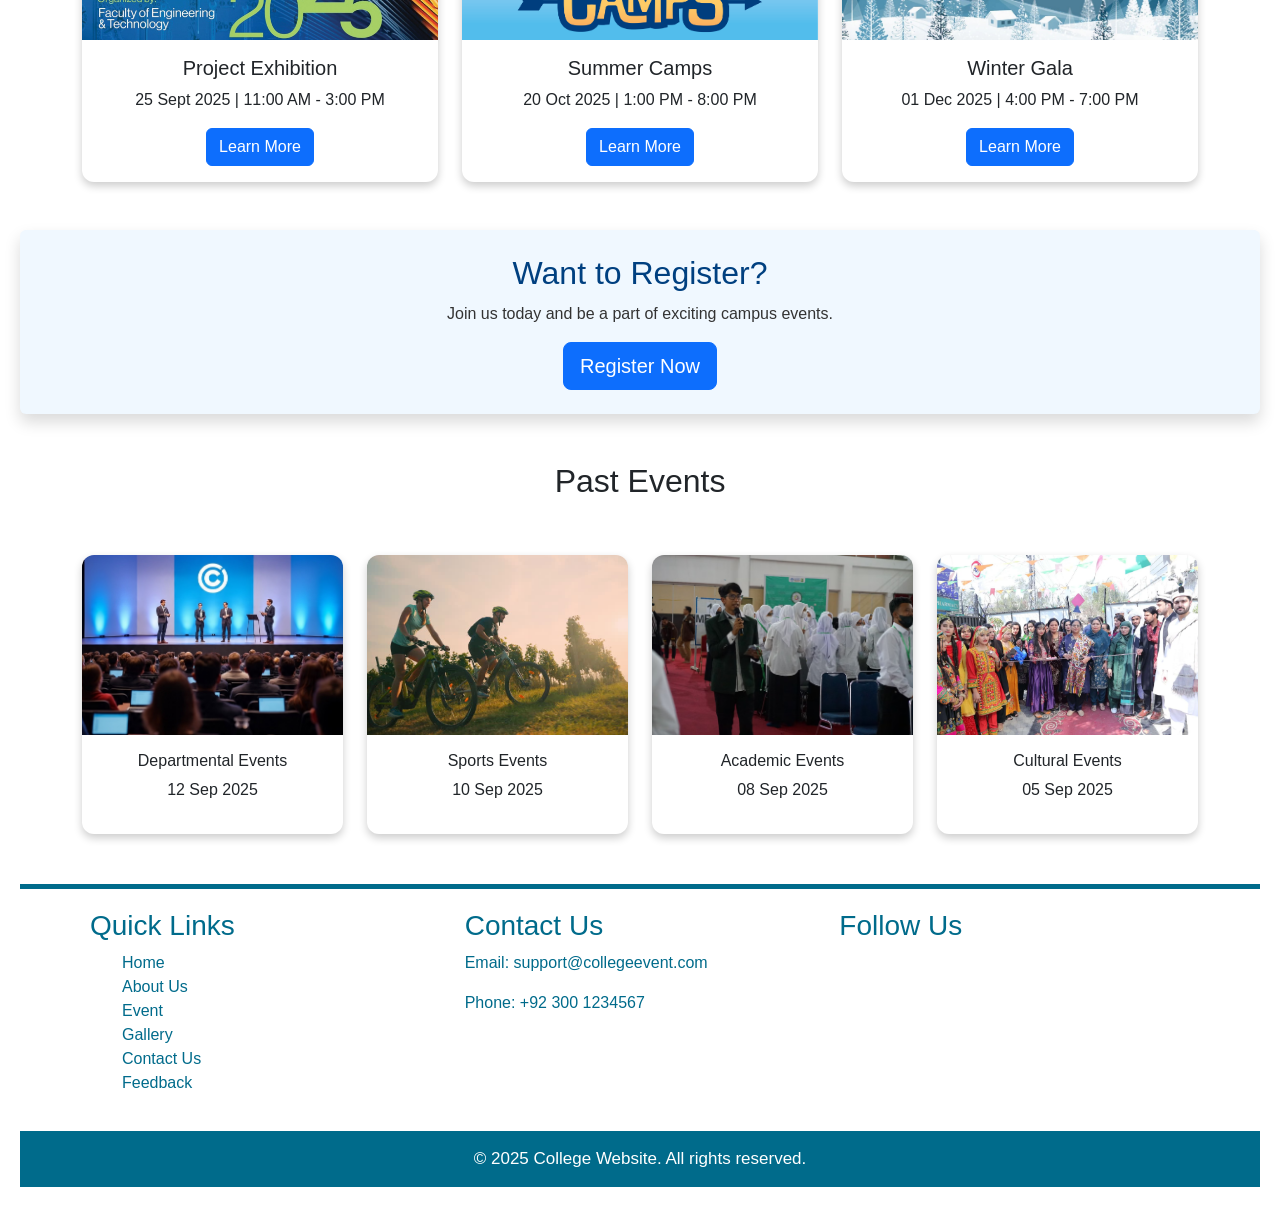
<file: homepage/home.html>
<!DOCTYPE html>
<html lang="en">
<head>
  <meta charset="UTF-8">
  <meta name="viewport" content="width=device-width, initial-scale=1.0">
  <title>CampusConnect</title>
  <link rel="stylesheet" href="https://cdn.jsdelivr.net/npm/bootstrap@5.3.2/dist/css/bootstrap.min.css">
  <style>
    body { font-family: Arial, sans-serif; padding:20px; }

    .welcome {
      margin-top: 130px;
      text-align: center;
      padding: 40px;
      background: #006b8b;
      color: white;
      border-radius: 10px;
      margin-bottom: 40px;
    }
.register-section h2 {
  color: #004080;
  margin-bottom: 10px;
}
.register-section p {
  font-size: 16px;
  color: #333;
}
.register-section button {
  font-size: 16px;
  color: #c80000;
}

    .event-card, .past-card {
      border: none;
       margin-top: 30px;
      border-radius: 12px;
      box-shadow: 0 4px 8px rgba(0,0,0,0.2);
      transition: transform .3s;
      text-align: center;
    }
    .event-card:hover, .past-card:hover { transform: translateY(-8px); }
    .event-card img, .past-card img {
      height: 180px;
      object-fit: cover;
      border-radius: 12px 12px 0 0;
    }
      header {
      background: #006b8b;
      color: white;
      padding: 30px 20px;
      display: flex;
      justify-content: space-between;
      align-items: center;
      position: fixed;
      top: 0;
      left: 0;
      width: 100%;
      z-index: 1000;
    }
    header .logo {
      font-size: 22px;
      font-weight: bold;
    }
    nav {
      display: flex;
      gap: 25px;
    }
    nav a {
      color: white;
      text-decoration: none;
      font-size: 16px;
      transition:  0.3s;
    }
    nav a:hover {
      font-weight: bold;
      color: lightyellow;
      text-decoration: none;
    }
    
    .menu-btn {
      display: none;
      background: none;
      border: none;
      color: white;
      font-size: 28px;
      cursor: pointer;
    }
    /* Responsive */
    @media (max-width: 768px) {
      nav {
        display: none;
        flex-direction: column;
        background: #333;
        position: absolute;
        top: 60px;
        right: 0;
        width: 200px;
        padding: 10px;
      }
      nav.active {
        display: flex;
      }
      .menu-btn {
        display: block;
      }
    }
    main {
      margin-top: 80px;
      padding: 20px;
    }

    .myfooter{
    margin-top: 50px;
    border-top: 5px solid #006b8b;
    width: 100%;
    background-color: white;
    font-size: 16px;
}
.footer-section a{
    color: #006b8b;
    text-decoration: none;
}
.footer-section h3{
    color: #006b8b;
}
.footer-section ul{
    list-style: none;
    color: #006b8b;
}
.footer-section ul li a{
    color: #006b8b;
    text-decoration: none;
}
.footer-bottom{
    padding-top: 15px;
    display: flex;
    justify-content: center;
    background-color: #006b8b; 
    color: white;
    align-items: center;
    width: 100%;
    font-size: 17px;
    font-weight: 500;
    height: fit-content;
}
.footer-container{
    padding: 20px;
}
.marginc{

  margin-top: 90px;
}
  </style>
</head>
<body>



  <header>
    <div class="logo">CampusConnect</div>
    <button class="menu-btn"><span class="material-icons">menu</span></button>
    <nav id="menu">
      <a href="../homepage/home.html">Home</a>
      <a href="../About/about_events_page.html">About Us</a>
      <a href="../Event/event.html">Event</a>
      <a href="../gallerypge/gallery.html">Gallery</a>
      <a href="../contact/contact.html">Contact Us</a>
      <a href="../feedbackpge/feedback.html">Feedback</a>
    </nav>
  </header>


  <!-- Welcome -->
  <section class="welcome">
    <h1>Welcome to CampusConnect Event Hub – Stay Updated, Stay Involved!</h1>
    <p>Discover upcoming and past events in one place.</p>
  </section>


  <div id="carouselExample" class="carousel slide marginc">
  <div class="carousel-inner">
    <div class="carousel-item active">
      <img src="../gallerypge/images/img14.jpg" class="d-block w-100" alt="...">
    </div>
    <div class="carousel-item">
      <img src="../gallerypge/images/img21.jpg" class="d-block w-100" alt="...">
    </div>
    <div class="carousel-item">
      <img src="../gallerypge/images/img26.jpg" class="d-block w-100" alt="...">
    </div>
  </div>
  <button class="carousel-control-prev" type="button" data-bs-target="#carouselExample" data-bs-slide="prev">
    <span class="carousel-control-prev-icon" aria-hidden="true"></span>
    <span class="visually-hidden">Previous</span>
  </button>
  <button class="carousel-control-next" type="button" data-bs-target="#carouselExample" data-bs-slide="next">
    <span class="carousel-control-next-icon" aria-hidden="true"></span>
    <span class="visually-hidden">Next</span>
  </button>
</div>


  <!-- Upcoming Events -->
  <section class="container my-5 mt-5">
    <h2 class="text-center mb-4">Upcoming Events</h2>
    <div class="row g-4" id="upcomingEvents"></div>
  </section>

<section class="register-section text-center my-5 mt-5">
  <div class="p-4 rounded shadow" style="background:#f0f8ff;">
    <h2>Want to Register?</h2>
    <p>Join us today and be a part of exciting campus events.</p>
    <a href="../feedbackpge/rigister.html" class="btn btn-primary btn-lg">Register Now</a>
  </div>
</section>


  <!-- Past Events -->
  <section class="container my-5 mt-5">
    <h2 class="text-center mb-4">Past Events</h2>
    <div class="row g-4" id="pastEvents"></div>
  </section>

 

  <footer class="myfooter">
  <div class="container footer-container">
  <div class="row">
      <div class="col-sm-12 col-md-4 footer-section links">
          <h3>Quick Links</h3>
          <ul>
             <li><a href="../homepage/home.html">Home</a></li>
             <li><a href="../About/about_events_page.html">About Us</a></li>
             <li><a href="../Event/event.html">Event</a></li>
             <li><a href="../gallerypge/gallery.html">Gallery</a></li>
             <li><a href="../contact/contact.html">Contact Us</a></li>
             <li><a href="../feedbackpge/feedback.html">Feedback</a></li>
          </ul>
      </div>
      <div class="col-sm-12 col-md-4 footer-section contact">
          <h3>Contact Us</h3>
           <p><a href="mailto:support@northernwondersofpakistan">Email: support@collegeevent.com</a></p>
           <p><a href="tel:03001234567">Phone: +92 300 1234567</a></p>
      </div>
      <div class="col-sm-12 col-md-4 footer-section social">
          <h3>Follow Us</h3>
           <a href="#"><i class="bi bi-facebook"></i></a>
           <a href="#"><i class="bi bi-instagram"></i></a>
           <a href="#"><i class="bi bi-twitter"></i></a>
      </div>
  </div>
  </div>
    <div class="footer-bottom">
      <p>© 2025 College Website. All rights reserved.</p>
    </div>
</footer>
  <script>
    // JSON Data
    const data = {
      upcoming: [
        {
          title: "Project Exhibition",
          date: "25 Sept 2025",
          time: "11:00 AM - 3:00 PM",
          img: "image/RESIZE-FYP.jpg"
        },
        {
          title: "Summer Camps",
          date: "20 Oct 2025",
          time: "1:00 PM - 8:00 PM",
          img: "image/Summer-Camps-Logo-1920x1080@4x51.webp"
        },
        {
          title: "Winter Gala",
          date: "01 Dec 2025",
          time: "4:00 PM - 7:00 PM",
          img: "image/winter.jpg"
        }
      ],
      past: [
        { title: "Departmental Events", date: "12 Sep 2025", img: "image/ok.jpg" },
        { title: "Sports Events", date: "10 Sep 2025", img: "image/sport.jpg" },
        { title: "Academic Events", date: "08 Sep 2025", img: "image/academic.avif" },
        { title: "Cultural Events", date: "05 Sep 2025", img: "image/cc.webp" }
      ]
    };

    const upcomingContainer = document.getElementById("upcomingEvents");
    data.upcoming.forEach(ev => {
      upcomingContainer.innerHTML += `
        <div class="col-md-4">
          <div class="card event-card">
            <img src="${ev.img}" class="card-img-top" alt="${ev.title}">
            <div class="card-body">
              <h5 class="card-title">${ev.title}</h5>
              <p>${ev.date} | ${ev.time}</p>
              <a href="#" class="btn btn-primary">Learn More</a>
            </div>
          </div>
        </div>
      `;
    });

    const pastContainer = document.getElementById("pastEvents");
    data.past.forEach(ev => {
      pastContainer.innerHTML += `
        <div class="col-md-3">
          <div class="card past-card">
            <img src="${ev.img}" alt="${ev.title}">
            <div class="card-body">
              <h6>${ev.title}</h6>
              <p>${ev.date}</p>
            </div>
          </div>
        </div>
      `;
    });
  </script>

  <script src="	https://cdn.jsdelivr.net/npm/bootstrap@5.3.8/dist/js/bootstrap.bundle.min.js"></script>
</body>
</html>
</file>
<file: contact/contact.css>
* {
    box-sizing: border-box;
    margin: 0;
    padding: 0;
    font-family: 'Segoe UI', Tahoma, Geneva, Verdana, sans-serif;
}
body {
    background-color: #f4f4f4;
    color: #333;
    line-height: 1.6;
    padding: 20px;
    padding-top: 100px;
}
.container {
    max-width: 1200px;
    margin: 0 auto;
    padding: 20px;
}
h1, h2 {
    color: #2c3e50;
    margin-bottom: 20px;
    padding-bottom: 10px;
    border-bottom: 2px solid #3498db;
}
.map-container {
    margin: 30px 0;
    text-align: center;
}
.map-container iframe {
    width: 100%;
    max-width: 800px;
    height: 400px;
    border: 0;
    border-radius: 8px;
    box-shadow: 0 4px 8px rgba(0,0,0,0.1);
}
.contacts-section {
    margin: 40px 0;
}
.contacts-grid {
    display: grid;
    grid-template-columns: repeat(auto-fill, minmax(300px, 1fr));
    gap: 25px;
    margin-top: 20px;
}
.contact-card {
    background: white;
    border-radius: 10px;
    padding: 20px;
    box-shadow: 0 5px 15px rgba(0,0,0,0.08);
    transition: transform 0.3s ease;
}
.contact-card:hover {
    transform: translateY(-5px);
}
.contact-card h3 {
    color: #2c3e50;
    margin-bottom: 10px;
}
.contact-card p {
    margin: 8px 0;
    color: #555;
}
.contact-card a {
    color: #3498db;
    text-decoration: none;
}
.contact-card a:hover {
    text-decoration: underline;
}


@media (max-width: 768px) {
    .contacts-grid {
        grid-template-columns: 1fr;
    }
    .container {
        padding: 10px;
    }
}
</file>
<file: gallerypge/gallery.css>
*{
 margin: 0;
 padding: 0;
 }
 
 .gallerycard {
      margin-bottom: 25px;
    
    }
    .hel{
      margin-top: 80px;
    }
    .gallerycard img {
      height: 200px;       
      object-fit: cover;  
      width: 100%;
      border-radius: 8px;
     
    }
    .gallerycard:hover{
     background-color: #5c9cb6;
      color: aliceblue;
    }
    .title {
      font-weight: bold;
      margin-top: 8px;
    }
    .meta {
      font-size: 15px;
      color: rgb(7, 5, 5);
    }
 .meta:hover{
      font-size: 15px;
      color: rgb(255, 255, 255);
    }
    
    .headingblock {
      margin: 30px  15px; 
      
    }
      header {
      background: #006b8b;
      color: white;
      padding: 30px 20px;
      display: flex;
      justify-content: space-between;
      align-items: center;
      position: fixed;
      top: 0;
      left: 0;
      width: 100%;
      z-index: 1000;
    }
    header .logo {
      font-size: 22px;
      font-weight: bold;
    }
    nav {
      display: flex;
      gap: 25px;
    }
    nav a {
      color: white;
      text-decoration: none;
      font-size: 16px;
      transition:  0.3s;
    }
    nav a:hover {
      font-weight: bold;
      color: lightyellow;
      text-decoration: none;
    }
    
    .menu-btn {
      display: none;
      background: none;
      border: none;
      color: white;
      font-size: 28px;
      cursor: pointer;
    }
    /* Responsive */
    @media (max-width: 768px) {
      nav {
        display: none;
        flex-direction: column;
        background: #333;
        position: absolute;
        top: 60px;
        right: 0;
        width: 200px;
        padding: 10px;
      }
      nav.active {
        display: flex;
      }
      .menu-btn {
        display: block;
      }
    }
    main {
      margin-top: 80px;
      padding: 20px;
    }

    .myfooter{
    margin-top: 50px;
    border-top: 5px solid #006b8b;
    width: 100%;
    background-color: white;
    font-size: 16px;
}
.footer-section a{
    color: #006b8b;
    text-decoration: none;
}
.footer-section h3{
    color: #006b8b;
}
.footer-section ul{
    list-style: none;
    color: #006b8b;
}
.footer-section ul li a{
    color: #006b8b;
    text-decoration: none;
}
.footer-bottom{
    padding-top: 15px;
    display: flex;
    justify-content: center;
    background-color: #006b8b; 
    color: white;
    align-items: center;
    width: 100%;
    font-size: 17px;
    font-weight: 500;
    height: fit-content;
}
.footer-container{
    padding: 20px;
}
</file>
